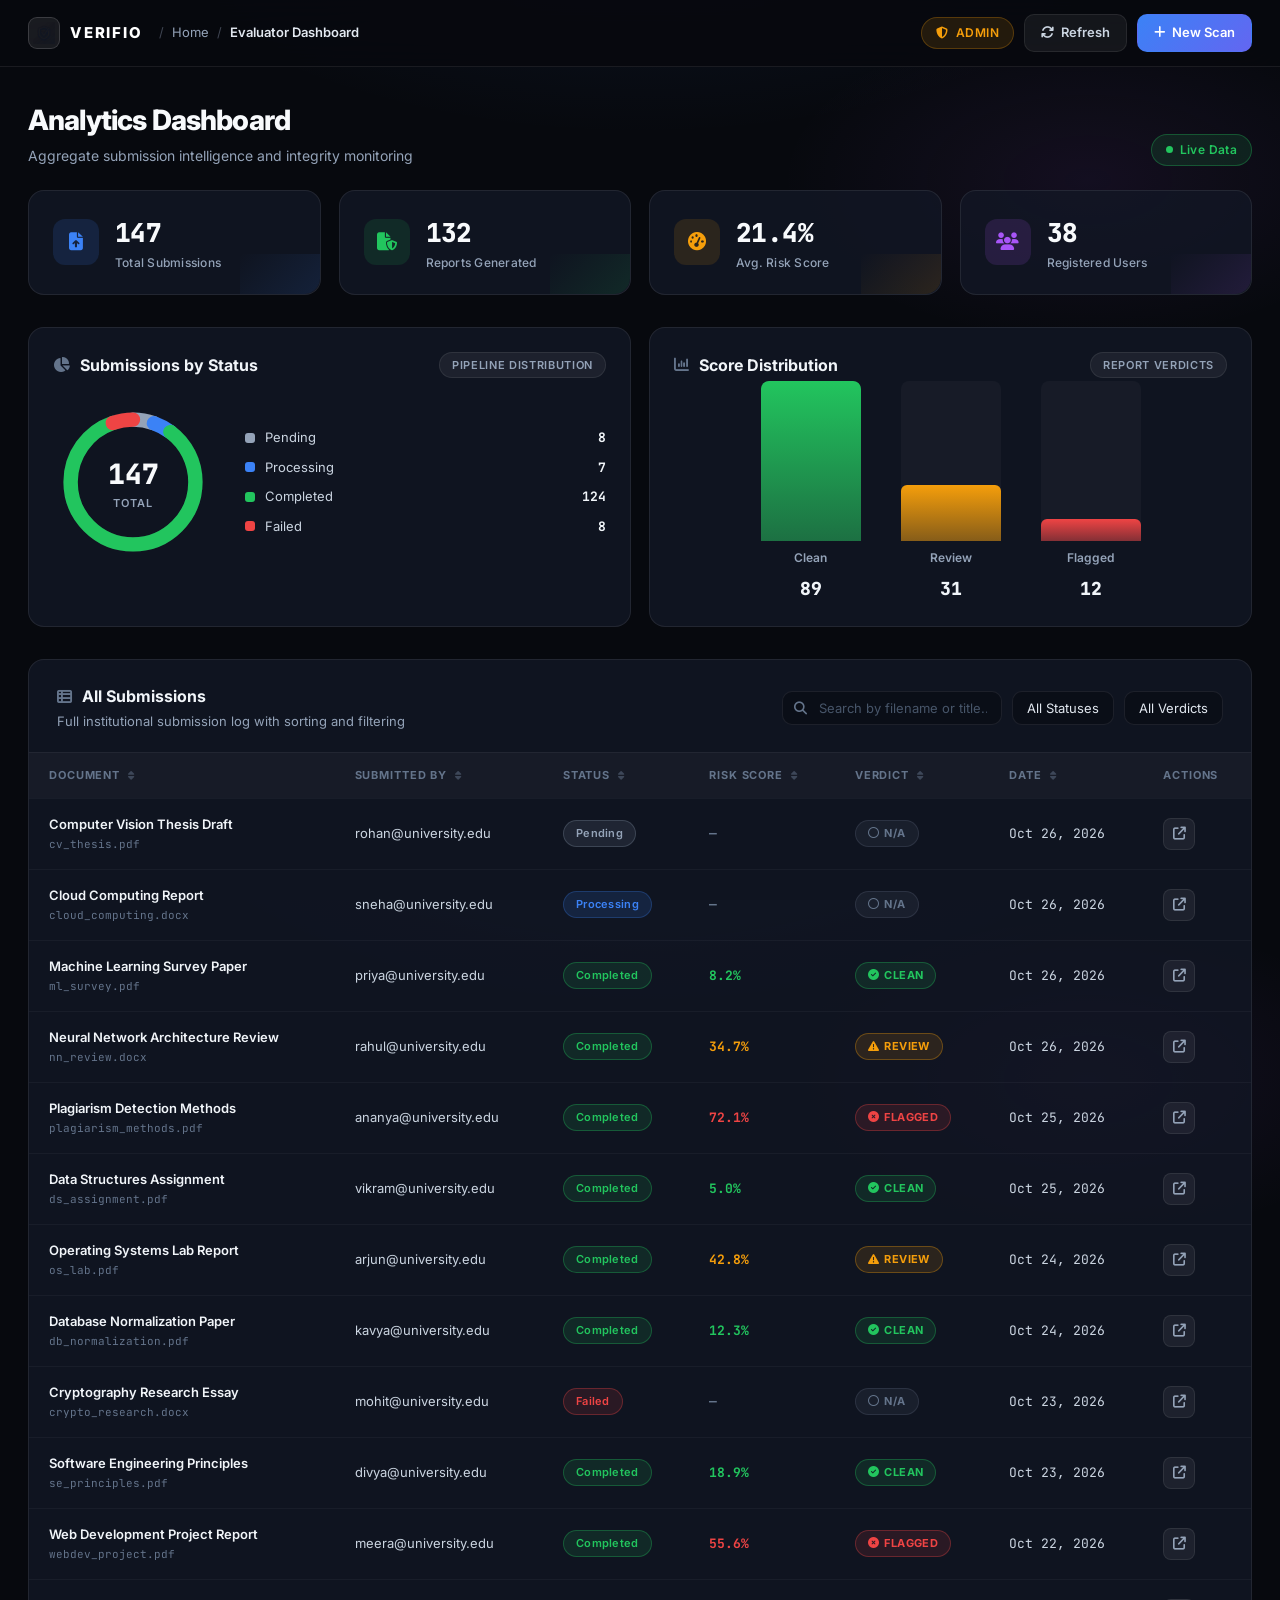
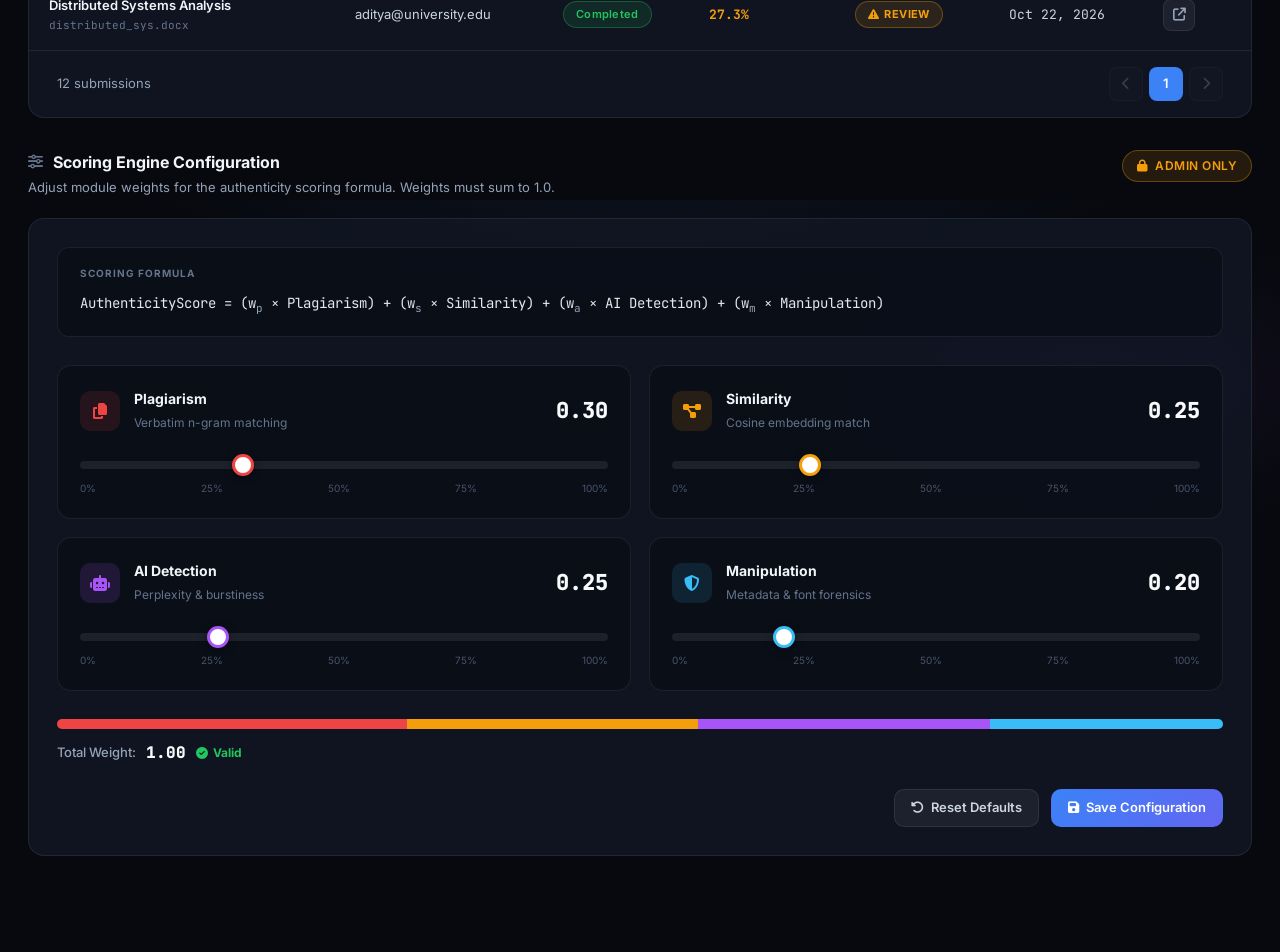
<file: dashboard.html>
<!DOCTYPE html>
<html lang="en">
<head>
  <meta charset="UTF-8" />
  <meta name="viewport" content="width=device-width, initial-scale=1.0" />
  <title>Evaluator Dashboard — Verifio</title>
  <meta name="description" content="Verifio evaluator dashboard — aggregate submission analytics, score distribution, and admin weight configuration panel." />
  <link rel="preconnect" href="https://fonts.googleapis.com">
  <link rel="preconnect" href="https://fonts.gstatic.com" crossorigin>
  <link href="https://fonts.googleapis.com/css2?family=Inter:wght@400;500;600;700;800&family=JetBrains+Mono:wght@400;500;600;700&display=swap" rel="stylesheet">
  <link rel="stylesheet" href="https://cdnjs.cloudflare.com/ajax/libs/font-awesome/6.5.1/css/all.min.css" />
  <link rel="stylesheet" href="styles.css?v=3.1" />
  <link rel="stylesheet" href="dashboard.css?v=1.0" />
</head>
<body class="dashboard-body">
  <!-- Top Navigation Header -->
  <header class="dash-navbar">
    <div class="dash-nav-left">
      <a href="index.html" class="dash-brand">
        <div class="brand-icon">
          <img src="assets/logo.webp" alt="Verifio Logo" width="22" height="22" />
        </div>
        <span class="brand-name">VERIFIO</span>
      </a>
      <div class="dash-breadcrumbs">
        <span class="bc-sep">/</span>
        <a href="index.html" class="bc-link">Home</a>
        <span class="bc-sep">/</span>
        <span class="bc-current">Evaluator Dashboard</span>
      </div>
    </div>
    <div class="dash-nav-right">
      <span class="role-badge" id="user-role-badge">
        <i class="fa-solid fa-shield-halved"></i>
        <span id="user-role-text">Evaluator</span>
      </span>
      <button class="nav-action-btn" id="btn-refresh" title="Refresh dashboard data">
        <i class="fa-solid fa-arrows-rotate"></i>
        <span>Refresh</span>
      </button>
      <a href="index.html" class="nav-action-btn btn-primary" title="Upload a new document">
        <i class="fa-solid fa-plus"></i>
        <span>New Scan</span>
      </a>
    </div>
  </header>

  <!-- Main Content -->
  <main class="dash-main">
    <!-- Loading State -->
    <div class="dash-loading" id="dash-loading">
      <div class="spinner-ring"></div>
      <h3>Loading Dashboard</h3>
      <p>Fetching aggregate analytics, submission records, and configuration...</p>
    </div>

    <!-- Error State -->
    <div class="dash-error" id="dash-error" style="display: none;">
      <i class="fa-solid fa-triangle-exclamation error-icon"></i>
      <h3 id="error-title">Access Denied</h3>
      <p id="error-desc">This dashboard requires evaluator or admin privileges.</p>
      <div class="error-actions">
        <a href="signin.html" class="nav-action-btn btn-primary">Sign In</a>
        <a href="index.html" class="nav-action-btn">Go Home</a>
      </div>
    </div>

    <!-- Dashboard Content -->
    <div class="dash-content" id="dash-content" style="display: none;">

      <!-- Hero Stats Row -->
      <section class="stats-hero-section">
        <div class="stats-hero-header">
          <div>
            <h1 class="dash-page-title">Analytics Dashboard</h1>
            <p class="dash-page-subtitle">Aggregate submission intelligence and integrity monitoring</p>
          </div>
          <div class="stats-live-badge">
            <span class="live-dot"></span>
            <span>Live Data</span>
          </div>
        </div>

        <div class="stats-cards-grid">
          <!-- Total Submissions -->
          <div class="stat-card">
            <div class="stat-icon-wrap stat-icon-blue">
              <i class="fa-solid fa-file-arrow-up"></i>
            </div>
            <div class="stat-data">
              <span class="stat-value mono" id="stat-total-submissions">0</span>
              <span class="stat-label">Total Submissions</span>
            </div>
            <div class="stat-sparkline stat-sparkline-blue"></div>
          </div>

          <!-- Total Reports -->
          <div class="stat-card">
            <div class="stat-icon-wrap stat-icon-green">
              <i class="fa-solid fa-file-shield"></i>
            </div>
            <div class="stat-data">
              <span class="stat-value mono" id="stat-total-reports">0</span>
              <span class="stat-label">Reports Generated</span>
            </div>
            <div class="stat-sparkline stat-sparkline-green"></div>
          </div>

          <!-- Average Score -->
          <div class="stat-card">
            <div class="stat-icon-wrap stat-icon-amber">
              <i class="fa-solid fa-gauge-high"></i>
            </div>
            <div class="stat-data">
              <span class="stat-value mono" id="stat-avg-score">—</span>
              <span class="stat-label">Avg. Risk Score</span>
            </div>
            <div class="stat-sparkline stat-sparkline-amber"></div>
          </div>

          <!-- Total Users -->
          <div class="stat-card">
            <div class="stat-icon-wrap stat-icon-purple">
              <i class="fa-solid fa-users"></i>
            </div>
            <div class="stat-data">
              <span class="stat-value mono" id="stat-total-users">0</span>
              <span class="stat-label">Registered Users</span>
            </div>
            <div class="stat-sparkline stat-sparkline-purple"></div>
          </div>
        </div>
      </section>

      <!-- Charts Row -->
      <section class="charts-section">
        <!-- Submissions by Status (Donut) -->
        <div class="chart-card">
          <div class="chart-card-header">
            <h2><i class="fa-solid fa-chart-pie"></i> Submissions by Status</h2>
            <span class="chart-badge">Pipeline Distribution</span>
          </div>
          <div class="chart-body">
            <div class="donut-chart-wrap">
              <svg class="donut-chart" viewBox="0 0 200 200" id="donut-submissions">
                <circle class="donut-bg" cx="100" cy="100" r="78"></circle>
                <!-- Segments injected by JS -->
              </svg>
              <div class="donut-center-label">
                <span class="donut-total mono" id="donut-total-subs">0</span>
                <span class="donut-sub">Total</span>
              </div>
            </div>
            <div class="donut-legend" id="legend-submissions">
              <!-- Legend injected by JS -->
            </div>
          </div>
        </div>

        <!-- Score Distribution (Bar Chart) -->
        <div class="chart-card">
          <div class="chart-card-header">
            <h2><i class="fa-solid fa-chart-column"></i> Score Distribution</h2>
            <span class="chart-badge">Report Verdicts</span>
          </div>
          <div class="chart-body">
            <div class="bar-chart-wrap" id="bar-chart-scores">
              <div class="bar-group">
                <div class="bar-col">
                  <div class="bar bar-clean" id="bar-clean" style="height: 0%;"></div>
                </div>
                <span class="bar-label">Clean</span>
                <span class="bar-count mono" id="bar-count-clean">0</span>
              </div>
              <div class="bar-group">
                <div class="bar-col">
                  <div class="bar bar-review" id="bar-review" style="height: 0%;"></div>
                </div>
                <span class="bar-label">Review</span>
                <span class="bar-count mono" id="bar-count-review">0</span>
              </div>
              <div class="bar-group">
                <div class="bar-col">
                  <div class="bar bar-flagged" id="bar-flagged" style="height: 0%;"></div>
                </div>
                <span class="bar-label">Flagged</span>
                <span class="bar-count mono" id="bar-count-flagged">0</span>
              </div>
            </div>
          </div>
        </div>
      </section>

      <!-- Submissions Table Section -->
      <section class="table-section">
        <div class="table-header">
          <div class="table-title-group">
            <h2><i class="fa-solid fa-table-list"></i> All Submissions</h2>
            <span class="table-subtitle">Full institutional submission log with sorting and filtering</span>
          </div>
          <div class="table-controls">
            <div class="table-search-wrap">
              <i class="fa-solid fa-magnifying-glass"></i>
              <input type="text" class="table-search" id="table-search" placeholder="Search by filename or title..." />
            </div>
            <select class="table-filter-select" id="filter-status" title="Filter by status">
              <option value="all">All Statuses</option>
              <option value="pending">Pending</option>
              <option value="processing">Processing</option>
              <option value="completed">Completed</option>
              <option value="failed">Failed</option>
            </select>
            <select class="table-filter-select" id="filter-verdict" title="Filter by verdict">
              <option value="all">All Verdicts</option>
              <option value="clean">Clean</option>
              <option value="review">Review</option>
              <option value="flagged">Flagged</option>
            </select>
          </div>
        </div>

        <div class="table-responsive">
          <table class="submissions-table" id="submissions-table">
            <thead>
              <tr>
                <th class="sortable" data-sort="title">
                  <span>Document</span>
                  <i class="fa-solid fa-sort sort-icon"></i>
                </th>
                <th class="sortable" data-sort="user">
                  <span>Submitted By</span>
                  <i class="fa-solid fa-sort sort-icon"></i>
                </th>
                <th class="sortable" data-sort="status">
                  <span>Status</span>
                  <i class="fa-solid fa-sort sort-icon"></i>
                </th>
                <th class="sortable" data-sort="score">
                  <span>Risk Score</span>
                  <i class="fa-solid fa-sort sort-icon"></i>
                </th>
                <th class="sortable" data-sort="verdict">
                  <span>Verdict</span>
                  <i class="fa-solid fa-sort sort-icon"></i>
                </th>
                <th class="sortable" data-sort="date">
                  <span>Date</span>
                  <i class="fa-solid fa-sort sort-icon"></i>
                </th>
                <th>Actions</th>
              </tr>
            </thead>
            <tbody id="submissions-tbody">
              <!-- Rows injected by JS -->
            </tbody>
          </table>
        </div>

        <div class="table-footer">
          <span class="table-result-count" id="table-result-count">0 submissions</span>
          <div class="table-pagination" id="table-pagination">
            <!-- Pagination injected by JS -->
          </div>
        </div>
      </section>

      <!-- Admin Weight Configuration Section (admin-only) -->
      <section class="admin-section" id="admin-section" style="display: none;">
        <div class="admin-header">
          <div class="admin-title-group">
            <h2><i class="fa-solid fa-sliders"></i> Scoring Engine Configuration</h2>
            <span class="admin-subtitle">Adjust module weights for the authenticity scoring formula. Weights must sum to 1.0.</span>
          </div>
          <div class="admin-lock-badge">
            <i class="fa-solid fa-lock"></i>
            <span>Admin Only</span>
          </div>
        </div>

        <div class="weights-card">
          <div class="weights-formula">
            <span class="formula-label">SCORING FORMULA</span>
            <code class="formula-code mono">
              AuthenticityScore = (w<sub>p</sub> × Plagiarism) + (w<sub>s</sub> × Similarity) + (w<sub>a</sub> × AI Detection) + (w<sub>m</sub> × Manipulation)
            </code>
          </div>

          <form class="weights-form" id="weights-form">
            <div class="weights-grid">
              <!-- Plagiarism Weight -->
              <div class="weight-slider-card weight-card-plagiarism">
                <div class="weight-card-head">
                  <div class="weight-icon-wrap weight-icon-plagiarism">
                    <i class="fa-solid fa-copy"></i>
                  </div>
                  <div class="weight-titles">
                    <h3>Plagiarism</h3>
                    <span class="weight-sub">Verbatim n-gram matching</span>
                  </div>
                  <span class="weight-display mono" id="display-plagiarism">0.30</span>
                </div>
                <div class="weight-slider-wrap">
                  <input type="range" class="weight-slider slider-plagiarism" id="slider-plagiarism"
                         min="0" max="100" value="30" step="1" />
                  <div class="slider-ticks">
                    <span>0%</span><span>25%</span><span>50%</span><span>75%</span><span>100%</span>
                  </div>
                </div>
              </div>

              <!-- Similarity Weight -->
              <div class="weight-slider-card weight-card-similarity">
                <div class="weight-card-head">
                  <div class="weight-icon-wrap weight-icon-similarity">
                    <i class="fa-solid fa-diagram-project"></i>
                  </div>
                  <div class="weight-titles">
                    <h3>Similarity</h3>
                    <span class="weight-sub">Cosine embedding match</span>
                  </div>
                  <span class="weight-display mono" id="display-similarity">0.25</span>
                </div>
                <div class="weight-slider-wrap">
                  <input type="range" class="weight-slider slider-similarity" id="slider-similarity"
                         min="0" max="100" value="25" step="1" />
                  <div class="slider-ticks">
                    <span>0%</span><span>25%</span><span>50%</span><span>75%</span><span>100%</span>
                  </div>
                </div>
              </div>

              <!-- AI Detection Weight -->
              <div class="weight-slider-card weight-card-ai">
                <div class="weight-card-head">
                  <div class="weight-icon-wrap weight-icon-ai">
                    <i class="fa-solid fa-robot"></i>
                  </div>
                  <div class="weight-titles">
                    <h3>AI Detection</h3>
                    <span class="weight-sub">Perplexity & burstiness</span>
                  </div>
                  <span class="weight-display mono" id="display-ai">0.25</span>
                </div>
                <div class="weight-slider-wrap">
                  <input type="range" class="weight-slider slider-ai" id="slider-ai"
                         min="0" max="100" value="25" step="1" />
                  <div class="slider-ticks">
                    <span>0%</span><span>25%</span><span>50%</span><span>75%</span><span>100%</span>
                  </div>
                </div>
              </div>

              <!-- Manipulation Weight -->
              <div class="weight-slider-card weight-card-manipulation">
                <div class="weight-card-head">
                  <div class="weight-icon-wrap weight-icon-manipulation">
                    <i class="fa-solid fa-shield-halved"></i>
                  </div>
                  <div class="weight-titles">
                    <h3>Manipulation</h3>
                    <span class="weight-sub">Metadata & font forensics</span>
                  </div>
                  <span class="weight-display mono" id="display-manipulation">0.20</span>
                </div>
                <div class="weight-slider-wrap">
                  <input type="range" class="weight-slider slider-manipulation" id="slider-manipulation"
                         min="0" max="100" value="20" step="1" />
                  <div class="slider-ticks">
                    <span>0%</span><span>25%</span><span>50%</span><span>75%</span><span>100%</span>
                  </div>
                </div>
              </div>
            </div>

            <!-- Sum Validation -->
            <div class="weights-sum-bar">
              <div class="sum-visual">
                <div class="sum-track">
                  <div class="sum-segment sum-seg-plagiarism" id="sum-seg-plagiarism" style="width: 30%;"></div>
                  <div class="sum-segment sum-seg-similarity" id="sum-seg-similarity" style="width: 25%;"></div>
                  <div class="sum-segment sum-seg-ai" id="sum-seg-ai" style="width: 25%;"></div>
                  <div class="sum-segment sum-seg-manipulation" id="sum-seg-manipulation" style="width: 20%;"></div>
                </div>
              </div>
              <div class="sum-info">
                <span class="sum-label">Total Weight:</span>
                <span class="sum-value mono" id="weights-sum-value">1.00</span>
                <span class="sum-status" id="weights-sum-status">
                  <i class="fa-solid fa-circle-check"></i> Valid
                </span>
              </div>
            </div>

            <div class="weights-actions">
              <button type="button" class="nav-action-btn" id="btn-reset-weights" title="Reset to default weights">
                <i class="fa-solid fa-rotate-left"></i>
                <span>Reset Defaults</span>
              </button>
              <button type="submit" class="nav-action-btn btn-primary" id="btn-save-weights" title="Save weight configuration">
                <i class="fa-solid fa-floppy-disk"></i>
                <span>Save Configuration</span>
              </button>
            </div>

            <div class="weights-toast" id="weights-toast" style="display: none;">
              <i class="fa-solid fa-circle-check"></i>
              <span id="weights-toast-msg">Weights saved successfully!</span>
            </div>
          </form>
        </div>
      </section>

    </div>
  </main>

  <script src="dashboard.js?v=1.0"></script>
</body>
</html>
</file>
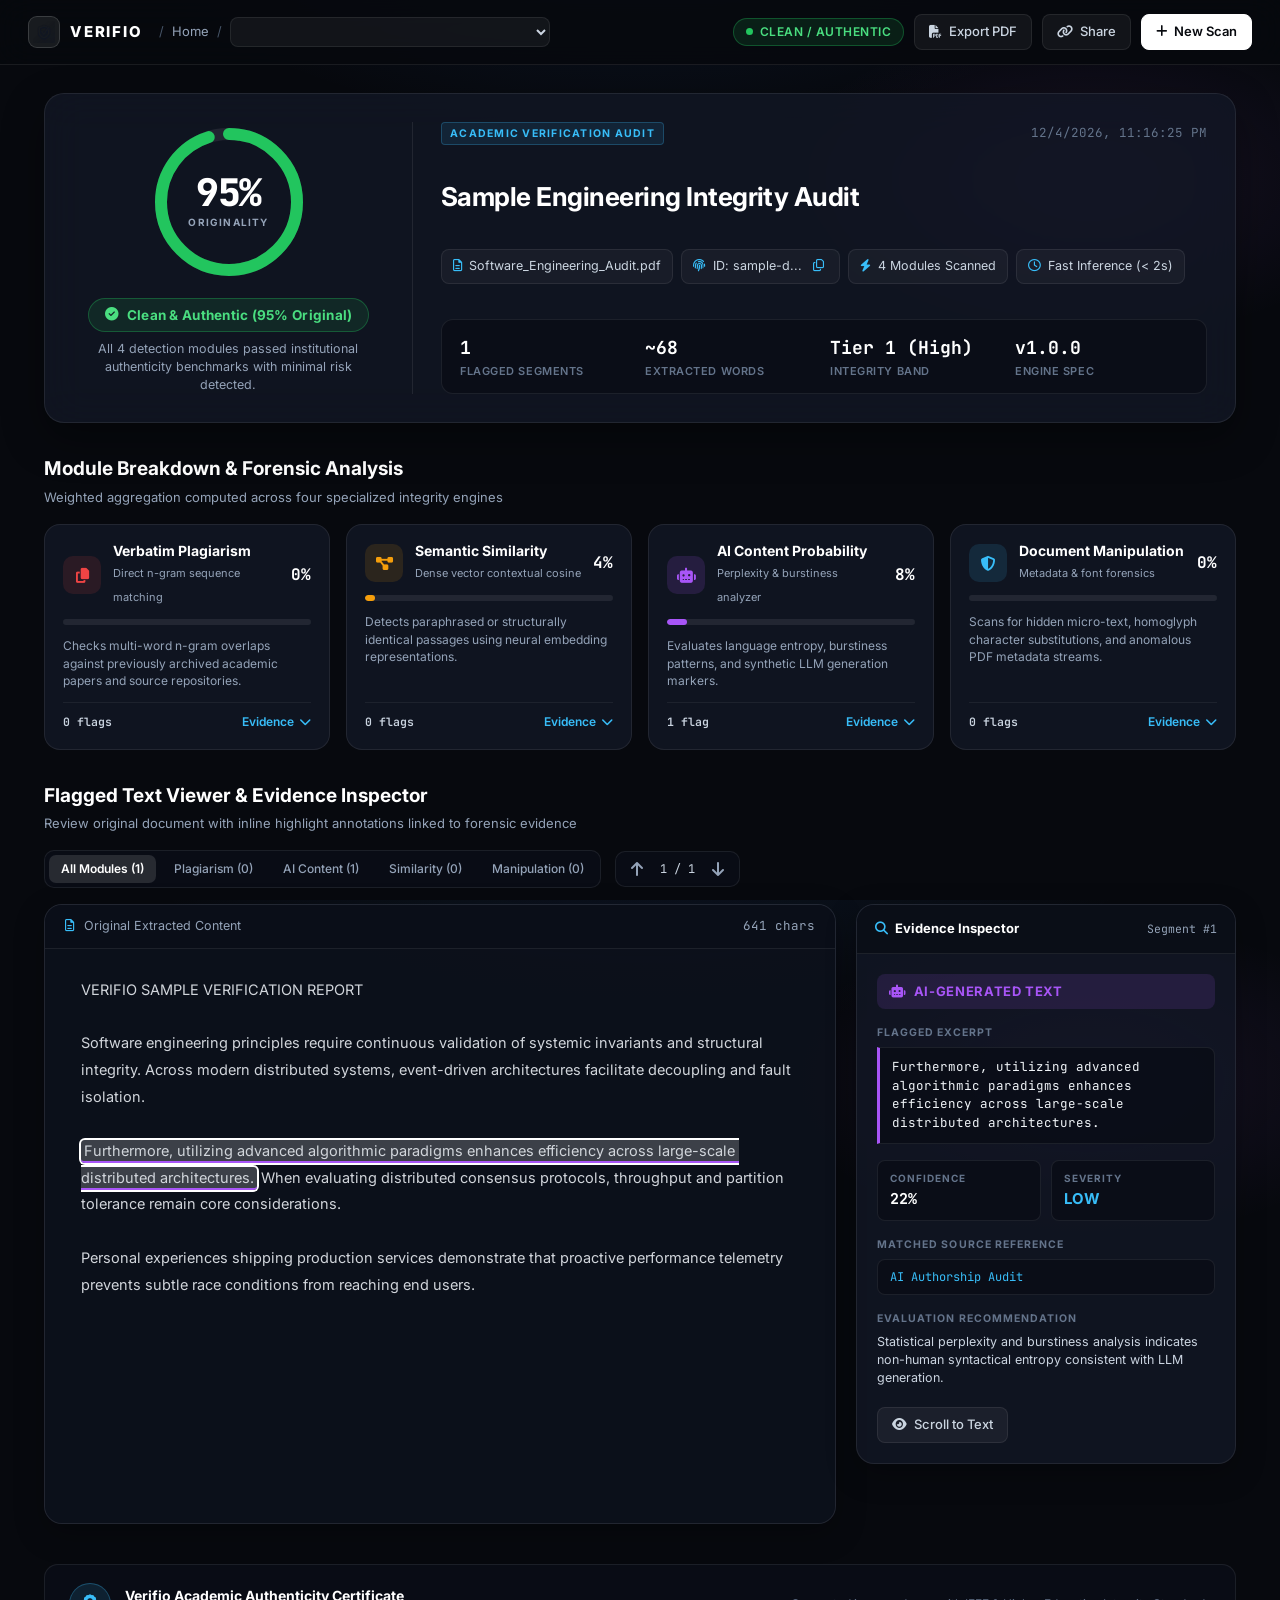
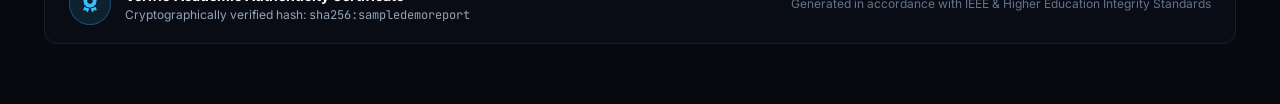
<file: report.html>
<!DOCTYPE html>
<html lang="en">
<head>
  <meta charset="UTF-8" />
  <meta name="viewport" content="width=device-width, initial-scale=1.0" />
  <title>Authenticity Report — Verifio</title>
  <meta name="description" content="Detailed academic authenticity and integrity verification report with module breakdowns and inline flagged text viewer." />
  <link rel="preconnect" href="https://fonts.googleapis.com">
  <link rel="preconnect" href="https://fonts.gstatic.com" crossorigin>
  <link href="https://fonts.googleapis.com/css2?family=Inter:wght@400;500;600;700;800&family=JetBrains+Mono:wght@400;500;600;700&display=swap" rel="stylesheet">
  <link rel="stylesheet" href="https://cdnjs.cloudflare.com/ajax/libs/font-awesome/6.5.1/css/all.min.css" />
  <link rel="stylesheet" href="styles.css?v=3.1" />
  <link rel="stylesheet" href="report.css?v=1.0" />
</head>
<body class="report-page-body">
  <!-- Top Navigation Header -->
  <header class="report-navbar">
    <div class="report-nav-left">
      <a href="index.html" class="report-brand">
        <div class="brand-icon">
          <img src="assets/logo.webp" alt="Verifio Logo" width="22" height="22" />
        </div>
        <span class="brand-name">VERIFIO</span>
      </a>
      <div class="report-breadcrumbs">
        <span class="bc-sep">/</span>
        <a href="index.html" class="bc-link">Home</a>
        <span class="bc-sep">/</span>
        <select class="nav-doc-select" id="sample-doc-selector" title="Switch Document Report">
          <option value="550bffcd-5c22-49b1-b330-fbba1c358392">Resume Technical Support (9% Risk • 4 Flags)</option>
          <option value="6552ee1d-a9e2-48d2-b550-de135f5a0798">Resume Software Engineer (0% Risk • Clean)</option>
          <option value="9fae7dfb-1f19-4ea5-9662-72e9200d79d8">Academic Integrity Evaluation (0% Risk • Clean)</option>
        </select>
      </div>
    </div>
    <div class="report-nav-right">
      <span class="status-pill status-loading" id="nav-status-pill">
        <span class="status-dot"></span>
        <span id="nav-status-text">Fetching Report</span>
      </span>
      <button class="nav-action-btn" id="btn-print" title="Export as PDF or print report">
        <i class="fa-solid fa-file-pdf"></i>
        <span>Export PDF</span>
      </button>
      <button class="nav-action-btn" id="btn-copy-link" title="Copy shareable link">
        <i class="fa-solid fa-link"></i>
        <span>Share</span>
      </button>
      <a href="index.html" class="nav-action-btn btn-primary" title="Analyze another document">
        <i class="fa-solid fa-plus"></i>
        <span>New Scan</span>
      </a>
    </div>
  </header>

  <!-- Main Content Container -->
  <main class="report-main" id="report-main">
    <!-- Loading State -->
    <div class="report-loading-state" id="report-loading-state">
      <div class="spinner-ring"></div>
      <h3>Loading Authenticity Report</h3>
      <p>Retrieving forensic analysis, semantic vectors, and evidence segments...</p>
    </div>

    <!-- Error State -->
    <div class="report-error-state" id="report-error-state" style="display: none;">
      <i class="fa-solid fa-triangle-exclamation error-icon"></i>
      <h3 id="error-title">Report Not Found</h3>
      <p id="error-desc">We couldn't retrieve the report for this submission ID.</p>
      <div class="error-actions">
        <a href="index.html" class="nav-action-btn btn-primary">Upload Document</a>
        <button class="nav-action-btn" id="btn-load-demo">Load Sample Report</button>
      </div>
    </div>

    <!-- Active Report Content -->
    <div class="report-content" id="report-content" style="display: none;">
      
      <!-- Top Hero Section: ScoreGauge + Document Meta -->
      <section class="report-hero-card">
        <div class="hero-gauge-col">
          <div class="gauge-component" id="score-gauge-component">
            <svg class="gauge-svg" viewBox="0 0 160 160">
              <circle class="gauge-track" cx="80" cy="80" r="68"></circle>
              <circle class="gauge-fill" id="gauge-fill-circle" cx="80" cy="80" r="68"></circle>
            </svg>
            <div class="gauge-center">
              <span class="gauge-score-value" id="gauge-score-value">0%</span>
              <span class="gauge-sublabel">ORIGINALITY</span>
            </div>
          </div>
          <div class="gauge-verdict">
            <div class="verdict-badge" id="verdict-badge">
              <i class="fa-solid fa-circle-check" id="verdict-icon"></i>
              <span id="verdict-label">Clean & Authentic</span>
            </div>
            <p class="verdict-desc" id="verdict-desc">
              All 4 detection modules passed within acceptable institutional integrity thresholds.
            </p>
          </div>
        </div>

        <div class="hero-meta-col">
          <div class="meta-header">
            <span class="meta-tag">ACADEMIC VERIFICATION AUDIT</span>
            <span class="meta-date" id="meta-date">—</span>
          </div>
          <h1 class="document-title" id="doc-title">Document Title</h1>
          
          <div class="meta-pills-row">
            <div class="meta-pill">
              <i class="fa-regular fa-file-lines"></i>
              <span id="meta-filename">document.pdf</span>
            </div>
            <div class="meta-pill">
              <i class="fa-solid fa-fingerprint"></i>
              <span id="meta-sub-id">ID: —</span>
              <button class="pill-copy-btn" id="btn-copy-id" title="Copy Submission ID"><i class="fa-regular fa-copy"></i></button>
            </div>
            <div class="meta-pill">
              <i class="fa-solid fa-bolt"></i>
              <span id="meta-module-count">4 Modules Scanned</span>
            </div>
            <div class="meta-pill">
              <i class="fa-regular fa-clock"></i>
              <span id="meta-processing-time">Fast Inference (&lt; 2s)</span>
            </div>
          </div>

          <div class="meta-summary-box">
            <div class="summary-metric">
              <span class="metric-num mono" id="summary-flagged-count">0</span>
              <span class="metric-lbl">Flagged Segments</span>
            </div>
            <div class="summary-metric">
              <span class="metric-num mono" id="summary-word-count">~0</span>
              <span class="metric-lbl">Extracted Words</span>
            </div>
            <div class="summary-metric">
              <span class="metric-num mono" id="summary-integrity-tier">Tier 1</span>
              <span class="metric-lbl">Integrity Band</span>
            </div>
            <div class="summary-metric">
              <span class="metric-num mono" id="summary-engine-ver">v1.0.0</span>
              <span class="metric-lbl">Engine Spec</span>
            </div>
          </div>
        </div>
      </section>

      <!-- Module Breakdown Cards (4 Pillars) -->
      <section class="module-breakdown-section">
        <div class="section-heading">
          <h2>Module Breakdown &amp; Forensic Analysis</h2>
          <span class="section-sub">Weighted aggregation computed across four specialized integrity engines</span>
        </div>

        <div class="module-cards-grid" id="module-cards-grid">
          <!-- Plagiarism Card -->
          <div class="module-card card-plagiarism" id="card-plagiarism">
            <div class="module-card-header">
              <div class="mod-icon-wrap mod-plagiarism-icon">
                <i class="fa-solid fa-copy"></i>
              </div>
              <div class="mod-titles">
                <h3>Verbatim Plagiarism</h3>
                <span class="mod-sub">Direct n-gram sequence matching</span>
              </div>
              <div class="mod-score-badge mono" id="score-plagiarism">0%</div>
            </div>
            <div class="mod-progress-track">
              <div class="mod-progress-bar bar-plagiarism" id="bar-plagiarism" style="width: 0%;"></div>
            </div>
            <p class="mod-desc">Checks multi-word n-gram overlaps against previously archived academic papers and source repositories.</p>
            <div class="mod-card-footer">
              <span class="flag-counter-pill" id="flags-plagiarism">0 matches</span>
              <button class="expand-btn" data-target="drawer-plagiarism" aria-expanded="false">
                <span>Evidence</span>
                <i class="fa-solid fa-chevron-down"></i>
              </button>
            </div>
            <div class="mod-evidence-drawer" id="drawer-plagiarism" style="display: none;">
              <div class="drawer-evidence-list" id="evidence-list-plagiarism"></div>
            </div>
          </div>

          <!-- Similarity Card -->
          <div class="module-card card-similarity" id="card-similarity">
            <div class="module-card-header">
              <div class="mod-icon-wrap mod-similarity-icon">
                <i class="fa-solid fa-diagram-project"></i>
              </div>
              <div class="mod-titles">
                <h3>Semantic Similarity</h3>
                <span class="mod-sub">Dense vector contextual cosine</span>
              </div>
              <div class="mod-score-badge mono" id="score-similarity">0%</div>
            </div>
            <div class="mod-progress-track">
              <div class="mod-progress-bar bar-similarity" id="bar-similarity" style="width: 0%;"></div>
            </div>
            <p class="mod-desc">Detects paraphrased or structurally identical passages using neural embedding representations.</p>
            <div class="mod-card-footer">
              <span class="flag-counter-pill" id="flags-similarity">0 matches</span>
              <button class="expand-btn" data-target="drawer-similarity" aria-expanded="false">
                <span>Evidence</span>
                <i class="fa-solid fa-chevron-down"></i>
              </button>
            </div>
            <div class="mod-evidence-drawer" id="drawer-similarity" style="display: none;">
              <div class="drawer-evidence-list" id="evidence-list-similarity"></div>
            </div>
          </div>

          <!-- AI Content Card -->
          <div class="module-card card-ai" id="card-ai">
            <div class="module-card-header">
              <div class="mod-icon-wrap mod-ai-icon">
                <i class="fa-solid fa-robot"></i>
              </div>
              <div class="mod-titles">
                <h3>AI Content Probability</h3>
                <span class="mod-sub">Perplexity &amp; burstiness analyzer</span>
              </div>
              <div class="mod-score-badge mono" id="score-ai">0%</div>
            </div>
            <div class="mod-progress-track">
              <div class="mod-progress-bar bar-ai" id="bar-ai" style="width: 0%;"></div>
            </div>
            <p class="mod-desc">Evaluates language entropy, burstiness patterns, and synthetic LLM generation markers.</p>
            <div class="mod-card-footer">
              <span class="flag-counter-pill" id="flags-ai">0 markers</span>
              <button class="expand-btn" data-target="drawer-ai" aria-expanded="false">
                <span>Evidence</span>
                <i class="fa-solid fa-chevron-down"></i>
              </button>
            </div>
            <div class="mod-evidence-drawer" id="drawer-ai" style="display: none;">
              <div class="drawer-evidence-list" id="evidence-list-ai"></div>
            </div>
          </div>

          <!-- Document Manipulation Card -->
          <div class="module-card card-manipulation" id="card-manipulation">
            <div class="module-card-header">
              <div class="mod-icon-wrap mod-manipulation-icon">
                <i class="fa-solid fa-shield-halved"></i>
              </div>
              <div class="mod-titles">
                <h3>Document Manipulation</h3>
                <span class="mod-sub">Metadata &amp; font forensics</span>
              </div>
              <div class="mod-score-badge mono" id="score-manipulation">0%</div>
            </div>
            <div class="mod-progress-track">
              <div class="mod-progress-bar bar-manipulation" id="bar-manipulation" style="width: 0%;"></div>
            </div>
            <p class="mod-desc">Scans for hidden micro-text, homoglyph character substitutions, and anomalous PDF metadata streams.</p>
            <div class="mod-card-footer">
              <span class="flag-counter-pill" id="flags-manipulation">0 anomalies</span>
              <button class="expand-btn" data-target="drawer-manipulation" aria-expanded="false">
                <span>Evidence</span>
                <i class="fa-solid fa-chevron-down"></i>
              </button>
            </div>
            <div class="mod-evidence-drawer" id="drawer-manipulation" style="display: none;">
              <div class="drawer-evidence-list" id="evidence-list-manipulation"></div>
            </div>
          </div>
        </div>
      </section>

      <!-- Flagged Text Viewer & Evidence Inspector Workbench -->
      <section class="workbench-section">
        <div class="workbench-header">
          <div class="wb-title-group">
            <h2>Flagged Text Viewer &amp; Evidence Inspector</h2>
            <span class="wb-subtitle">Review original document with inline highlight annotations linked to forensic evidence</span>
          </div>

          <!-- Filter Toolbar -->
          <div class="wb-toolbar">
            <div class="filter-pills" id="filter-pills">
              <button class="filter-pill active" data-filter="all">All Modules (<span id="count-all">0</span>)</button>
              <button class="filter-pill pill-plagiarism" data-filter="plagiarism">Plagiarism (<span id="count-plagiarism">0</span>)</button>
              <button class="filter-pill pill-ai" data-filter="ai_detection">AI Content (<span id="count-ai">0</span>)</button>
              <button class="filter-pill pill-similarity" data-filter="similarity">Similarity (<span id="count-similarity">0</span>)</button>
              <button class="filter-pill pill-manipulation" data-filter="manipulation">Manipulation (<span id="count-manipulation">0</span>)</button>
            </div>

            <div class="nav-flag-btns">
              <button class="nav-step-btn" id="btn-prev-flag" title="Previous flagged segment (P)">
                <i class="fa-solid fa-arrow-up"></i>
              </button>
              <span class="nav-step-index mono" id="flag-step-index">0 / 0</span>
              <button class="nav-step-btn" id="btn-next-flag" title="Next flagged segment (N)">
                <i class="fa-solid fa-arrow-down"></i>
              </button>
            </div>
          </div>
        </div>

        <div class="workbench-grid">
          <!-- Left: Document Text Pane -->
          <div class="document-text-pane" id="document-text-pane">
            <div class="pane-top-bar">
              <span class="pane-label"><i class="fa-regular fa-file-lines"></i> Original Extracted Content</span>
              <div class="pane-stats">
                <span id="doc-char-count" class="mono">0 chars</span>
              </div>
            </div>
            <div class="document-text-viewport" id="document-text-viewport">
              <div class="document-text-content" id="document-text-content">
                <!-- Highlighted text injected here -->
              </div>
            </div>
          </div>

          <!-- Right: Evidence Inspector Side Panel -->
          <aside class="evidence-inspector-panel" id="evidence-inspector-panel">
            <div class="inspector-header">
              <div class="inspector-badge" id="inspector-badge">
                <i class="fa-solid fa-magnifying-glass"></i>
                <span id="inspector-badge-text">Evidence Inspector</span>
              </div>
              <span class="inspector-seq mono" id="inspector-seq">Select Highlight</span>
            </div>

            <!-- Default State when no highlight is selected -->
            <div class="inspector-empty" id="inspector-empty">
              <i class="fa-regular fa-hand-pointer"></i>
              <h4>No Segment Selected</h4>
              <p>Click on any highlighted text in the document viewer, or use the arrow controls to inspect matched evidence.</p>
              <div class="legend-box">
                <h5>HIGHLIGHT ANNOTATION LEGEND</h5>
                <div class="legend-row">
                  <span class="legend-color-dot dot-plagiarism"></span>
                  <span>Verbatim Plagiarism (Red Underline)</span>
                </div>
                <div class="legend-row">
                  <span class="legend-color-dot dot-ai"></span>
                  <span>AI Synthesizer Pattern (Purple Underline)</span>
                </div>
                <div class="legend-row">
                  <span class="legend-color-dot dot-similarity"></span>
                  <span>Semantic Similarity (Amber Underline)</span>
                </div>
                <div class="legend-row">
                  <span class="legend-color-dot dot-manipulation"></span>
                  <span>Document Manipulation (Cyan Underline)</span>
                </div>
              </div>
            </div>

            <!-- Active Evidence Detail View -->
            <div class="inspector-detail" id="inspector-detail" style="display: none;">
              <div class="detail-module-bar" id="detail-module-bar">
                <i class="fa-solid fa-copy" id="detail-module-icon"></i>
                <span id="detail-module-name">Verbatim Plagiarism</span>
              </div>

              <div class="detail-field">
                <label>FLAGGED EXCERPT</label>
                <div class="detail-text-box mono" id="detail-segment-text">
                  Segment text appears here...
                </div>
              </div>

              <div class="detail-grid-metrics">
                <div class="detail-metric-card">
                  <label>CONFIDENCE</label>
                  <span class="detail-metric-val mono" id="detail-confidence">100%</span>
                </div>
                <div class="detail-metric-card">
                  <label>SEVERITY</label>
                  <span class="detail-metric-val" id="detail-severity">High</span>
                </div>
              </div>

              <div class="detail-field">
                <label>MATCHED SOURCE REFERENCE</label>
                <div class="detail-source-box mono" id="detail-source-ref">
                  Corpus document reference
                </div>
              </div>

              <div class="detail-field">
                <label>EVALUATION RECOMMENDATION</label>
                <p class="detail-reason" id="detail-reason">
                  Direct verbatim sequence match exceeds allowable threshold. Recommend manual review.
                </p>
              </div>

              <div class="inspector-actions">
                <button class="nav-action-btn" id="btn-scroll-to-highlight">
                  <i class="fa-solid fa-eye"></i>
                  <span>Scroll to Text</span>
                </button>
              </div>
            </div>
          </aside>
        </div>
      </section>

      <!-- Institutional Footer Certification -->
      <footer class="report-footer-cert">
        <div class="cert-left">
          <div class="cert-seal">
            <i class="fa-solid fa-award"></i>
          </div>
          <div>
            <h4>Verifio Academic Authenticity Certificate</h4>
            <p>Cryptographically verified hash: <span class="mono" id="cert-hash">—</span></p>
          </div>
        </div>
        <div class="cert-right">
          <span class="cert-note">Generated in accordance with IEEE &amp; Higher Education Integrity Standards</span>
        </div>
      </footer>
    </div>
  </main>

  <script src="report.js?v=1.0"></script>
</body>
</html>
</file>
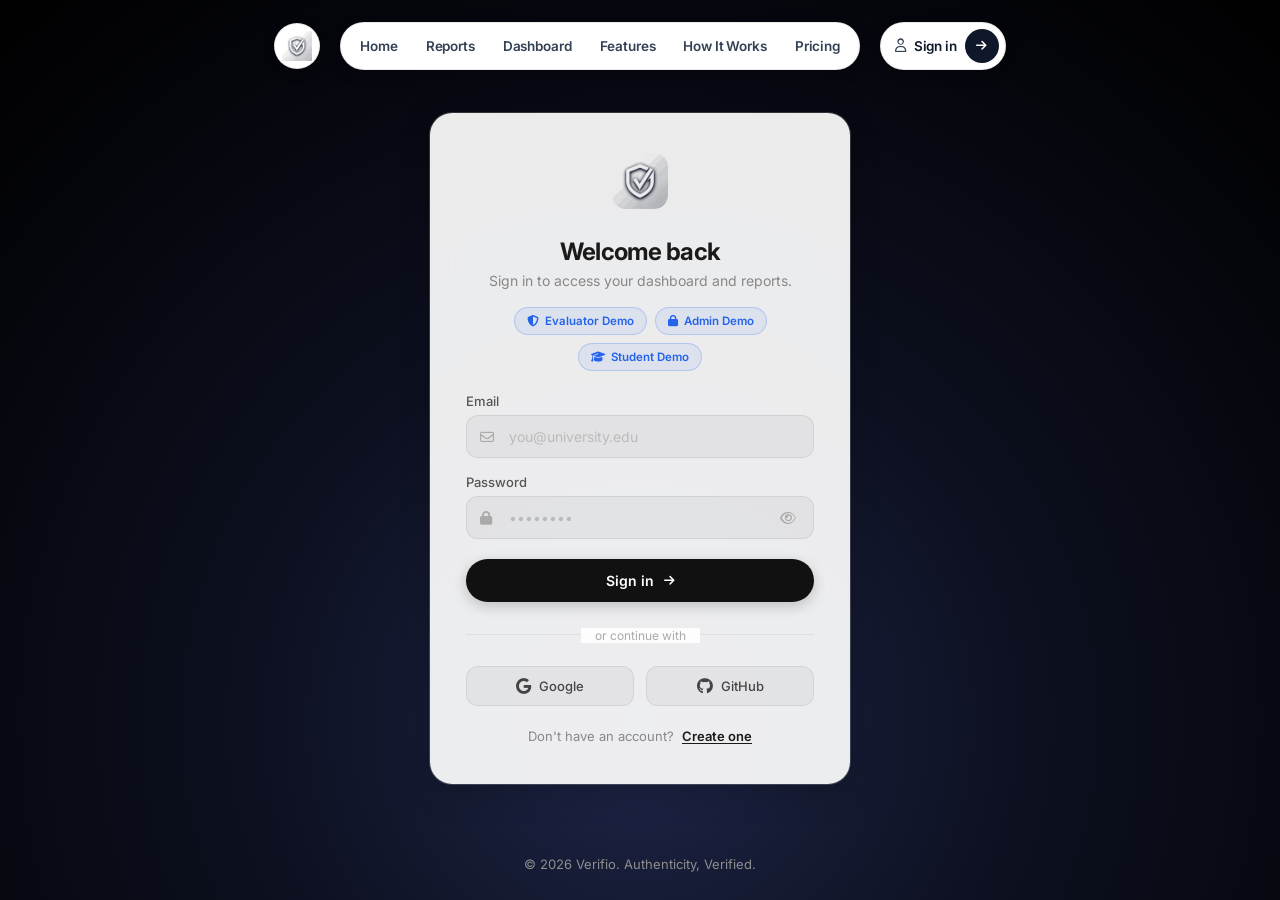
<file: signin.html>
<!DOCTYPE html>
<html lang="en">
<head>
  <meta charset="UTF-8" />
  <meta name="viewport" content="width=device-width, initial-scale=1.0" />
  <title>Sign In — Verifio</title>
  <meta name="description" content="Sign in to your Verifio account to access your dashboard, submissions, and reports." />
  <link rel="preconnect" href="https://fonts.googleapis.com" />
  <link rel="preconnect" href="https://fonts.gstatic.com" crossorigin />
  <link href="https://fonts.googleapis.com/css2?family=Inter:wght@400;500;600;700&display=swap" rel="stylesheet" />
  <link rel="stylesheet" href="https://cdnjs.cloudflare.com/ajax/libs/font-awesome/6.5.2/css/all.min.css" integrity="sha512-SnH5WK+bZxgPHs44uWIX+LLJAJ9/2PkPKZ5QiAj6Ta86w+fsb2TkcmfRyVX3pBnMFcV7oQPJkl9QevSCWr3W6A==" crossorigin="anonymous" referrerpolicy="no-referrer" />
  <link rel="stylesheet" href="styles.css?v=3.1" />
  <link rel="stylesheet" href="pages.css" />
</head>
<body class="page-body">
  <div class="bg">
    <video id="bg-video" class="bg-video" autoplay muted loop playsinline preload="auto">
      <source src="assets/bg-video.mp4" type="video/mp4" />
    </video>
  </div>
  <div class="page page-scroll">
    <header class="header anim" style="--d:0s">
      <a href="index.html" class="logo-btn" aria-label="Verifio home">
        <img src="assets/logo.webp" alt="" width="52" height="52" class="logo-img" />
      </a>
      <nav class="nav-pill" aria-label="Primary">
        <a href="index.html" class="nav-link">Home</a>
        <a href="report.html" class="nav-link">Reports</a>
        <a href="dashboard.html" class="nav-link">Dashboard</a>
        <a href="features.html" class="nav-link">Features</a>
        <a href="how-it-works.html" class="nav-link">How It Works</a>
        <a href="pricing.html" class="nav-link">Pricing</a>
      </nav>
      <a href="signin.html" class="sign-in desktop-only">
        <i class="fa-regular fa-user sign-in-icon"></i>
        <span>Sign in</span>
        <i class="fa-solid fa-arrow-right sign-in-arrow"></i>
      </a>
      <button class="burger" aria-label="Open menu" aria-expanded="false">
        <span class="burger-bar"></span>
        <span class="burger-bar"></span>
        <span class="burger-bar"></span>
      </button>
    </header>
    <div class="mobile-menu" hidden>
      <div class="menu-overlay"></div>
      <div class="menu-sheet">
        <a href="index.html" class="menu-link">Home</a>
        <a href="report.html" class="menu-link">Reports</a>
        <a href="dashboard.html" class="menu-link">Dashboard</a>
        <a href="features.html" class="menu-link">Features</a>
        <a href="how-it-works.html" class="menu-link">How It Works</a>
        <a href="pricing.html" class="menu-link">Pricing</a>
        <a href="signin.html" class="menu-sign-in">Sign in</a>
      </div>
    </div>

    <main class="auth-section">
      <div class="auth-card anim" style="--d:0.15s">
        <div class="auth-logo">
          <img src="assets/logo.webp" alt="Verifio" width="56" height="56" />
        </div>
        <h1 class="auth-title" id="auth-form-title">Welcome back</h1>
        <p class="auth-subtitle" id="auth-form-subtitle">Sign in to access your dashboard and reports.</p>

        <!-- Instant 1-Click Demo Access -->
        <div class="demo-pills" id="demo-pills">
          <button type="button" class="demo-pill-btn" data-role="evaluator" data-email="evaluator@university.edu" data-name="Academic Evaluator" title="1-Click Evaluator Access">
            <i class="fa-solid fa-shield-halved"></i> Evaluator Demo
          </button>
          <button type="button" class="demo-pill-btn" data-role="admin" data-email="admin@university.edu" data-name="System Administrator" title="1-Click Admin Access">
            <i class="fa-solid fa-lock"></i> Admin Demo
          </button>
          <button type="button" class="demo-pill-btn" data-role="student" data-email="student@university.edu" data-name="Jane Doe" title="1-Click Student Access">
            <i class="fa-solid fa-graduation-cap"></i> Student Demo
          </button>
        </div>

        <form class="auth-form" id="auth-form" autocomplete="on">
          <!-- Name field (signup only) -->
          <div class="form-group form-group-hidden" id="name-group">
            <label for="auth-name" class="form-label">Full Name</label>
            <div class="input-wrap">
              <i class="fa-regular fa-user input-icon"></i>
              <input type="text" id="auth-name" class="form-input" placeholder="Jane Doe" autocomplete="name" />
            </div>
          </div>

          <div class="form-group">
            <label for="auth-email" class="form-label">Email</label>
            <div class="input-wrap">
              <i class="fa-regular fa-envelope input-icon"></i>
              <input type="email" id="auth-email" class="form-input" placeholder="you@university.edu" required autocomplete="email" />
            </div>
          </div>

          <div class="form-group">
            <label for="auth-password" class="form-label">Password</label>
            <div class="input-wrap">
              <i class="fa-solid fa-lock input-icon"></i>
              <input type="password" id="auth-password" class="form-input" placeholder="••••••••" required autocomplete="current-password" />
              <button type="button" class="password-toggle" id="password-toggle" aria-label="Show password">
                <i class="fa-regular fa-eye"></i>
              </button>
            </div>
          </div>

          <!-- Role select (signup only) -->
          <div class="form-group form-group-hidden" id="role-group">
            <label for="auth-role" class="form-label">Role</label>
            <div class="input-wrap">
              <i class="fa-solid fa-user-tag input-icon"></i>
              <select id="auth-role" class="form-input form-select">
                <option value="student">Student</option>
                <option value="evaluator">Evaluator</option>
                <option value="admin">Admin</option>
              </select>
            </div>
          </div>

          <button type="submit" class="auth-submit" id="auth-submit">
            <span>Sign in</span>
            <i class="fa-solid fa-arrow-right"></i>
          </button>
        </form>

        <div class="auth-divider">
          <span>or continue with</span>
        </div>

        <div class="social-buttons">
          <button class="social-btn" id="btn-google-auth" type="button">
            <i class="fa-brands fa-google"></i>
            <span>Google</span>
          </button>
          <button class="social-btn" id="btn-github-auth" type="button">
            <i class="fa-brands fa-github"></i>
            <span>GitHub</span>
          </button>
        </div>

        <p class="auth-switch">
          <span id="auth-switch-text">Don't have an account?</span>
          <button type="button" class="auth-switch-btn" id="auth-switch-btn">Create one</button>
        </p>
      </div>
    </main>

    <footer class="page-footer anim" style="--d:0.5s">
      <p>&copy; 2026 Verifio. Authenticity, Verified.</p>
    </footer>
  </div>
  <script src="pages.js"></script>
</body>
</html>
</file>
<file: styles.css>
/* ═══════════════════════════════════════════════
   Verifio — Landing Page Styles
   ═══════════════════════════════════════════════ */

/* ── Local fallback font ── */
@font-face {
  font-family: "Geist Pixel Circle";
  src: url("fonts/GeistPixel-Circle.woff2") format("woff2");
  font-weight: 400;
  font-display: swap;
}

/* ── CSS Variables ── */
:root {
  --bg: #000000;
  --text: #ffffff;
  --muted: #8e8e8e;
  --nav-text: #0f172a;
  --pill-dark: #28282a;
  --sign-in-text: #c8c8c8;
  --nav-shadow: 0 4px 14px rgba(0, 0, 0, 0.16);
  --trust-bg: #28282a;
  --trust-border: rgba(255, 255, 255, 0.4);
  --trust-text: #c4c2c3;
  --font-sans: "Inter", "Segoe UI", system-ui, sans-serif;
  --font-display: "Geist Pixel Circle", monospace;
}

/* ── Reset ── */
*, *::before, *::after { box-sizing: border-box; margin: 0; padding: 0; }

html {
  height: 100vh;
  height: 100dvh;
}

body {
  font-family: var(--font-sans);
  background: var(--bg);
  color: var(--text);
  overflow: hidden;
  height: 100vh;
  height: 100dvh;
  -webkit-font-smoothing: antialiased;
  -moz-osx-font-smoothing: grayscale;
}

a { text-decoration: none; color: inherit; }
button { border: none; background: none; cursor: pointer; font: inherit; }

/* ── Background video ── */
.bg {
  position: absolute;
  inset: 0;
  background: radial-gradient(circle at 50% 80%, #1e2648 0%, #0d1020 40%, #000000 100%);
  overflow: hidden;
  z-index: 0;
}
.bg-video {
  position: absolute;
  inset: 0;
  width: 100%;
  height: 100%;
  object-fit: cover;
  pointer-events: none;
  z-index: 0;
}

/* ── Page shell ── */
.page {
  position: relative;
  display: flex;
  flex-direction: column;
  align-items: center;
  padding: clamp(16px, 2.4vh, 28px) clamp(14px, 3vw, 32px);
  height: 100vh;
  height: 100dvh;
  overflow: hidden;
  z-index: 1;
}

/* ════════════════════════════════════════════════
   1) HEADER
   ════════════════════════════════════════════════ */
.header {
  display: flex;
  align-items: center;
  justify-content: center;
  gap: clamp(10px, 1.8vw, 20px);
  width: 100%;
  max-width: 900px;
  flex-shrink: 0;
  animation: slideDown 0.7s cubic-bezier(0.22, 1, 0.36, 1) both;
}

/* Logo button */
.logo-btn {
  display: grid;
  place-items: center;
  width: clamp(40px, 4.4vw, 46px);
  height: clamp(40px, 4.4vw, 46px);
  border-radius: 50%;
  background: #ffffff;
  border: 1px solid rgba(0, 0, 0, 0.08);
  box-shadow: 0 4px 14px rgba(0, 0, 0, 0.12);
  flex-shrink: 0;
  transition: transform 0.25s ease, box-shadow 0.25s ease;
}
.logo-btn:hover {
  transform: scale(1.05);
  box-shadow: 0 6px 20px rgba(0, 0, 0, 0.18);
}
.logo-img {
  width: 68%;
  height: 68%;
  object-fit: contain;
}

/* Nav pill */
.nav-pill {
  display: flex;
  align-items: center;
  justify-content: center;
  gap: 2px;
  background: #ffffff;
  border: 1px solid rgba(0, 0, 0, 0.08);
  height: clamp(42px, 4.8vw, 48px);
  width: auto;
  max-width: none;
  flex: 0 1 auto;
  padding: 4px 6px;
  border-radius: 999px;
  box-shadow: 0 4px 16px rgba(0, 0, 0, 0.14);
}
.nav-link {
  position: relative;
  padding: 6px 13px;
  font-family: var(--font-sans);
  font-weight: 600;
  font-size: 13.5px;
  letter-spacing: -0.01em;
  color: #334155;
  opacity: 1;
  transition: color 0.18s ease, background 0.18s ease;
  white-space: nowrap;
  border-radius: 999px;
}
.nav-link:hover {
  color: #020617;
  background: rgba(15, 23, 42, 0.07);
}
.nav-link.active {
  color: #020617;
  font-weight: 700;
  background: rgba(15, 23, 42, 0.06);
}
.nav-link.active::after {
  content: "";
  position: absolute;
  bottom: 5px;
  left: 50%;
  width: 4px;
  height: 4px;
  background: #020617;
  border-radius: 50%;
  box-shadow: -6px 0 0 #020617, 6px 0 0 #020617;
  transform: translateX(-50%);
}

/* Sign in (desktop) */
.sign-in {
  display: inline-flex;
  align-items: center;
  justify-content: center;
  gap: 8px;
  background: #ffffff;
  border: 1px solid rgba(0, 0, 0, 0.08);
  color: #0f172a;
  height: clamp(42px, 4.8vw, 48px);
  padding: 0 6px 0 14px;
  border-radius: 999px;
  font-weight: 600;
  font-size: 13.5px;
  letter-spacing: -0.01em;
  box-shadow: 0 4px 16px rgba(0, 0, 0, 0.14);
  white-space: nowrap;
  flex-shrink: 0;
  transition: transform 0.25s ease, box-shadow 0.25s ease;
}
.sign-in:hover {
  transform: translateY(-1px);
  box-shadow: 0 6px 20px rgba(0, 0, 0, 0.2);
}
.sign-in-icon {
  font-size: 13px;
  color: #334155;
  opacity: 1;
}
.sign-in-arrow {
  display: grid;
  place-items: center;
  width: 34px;
  height: 34px;
  border-radius: 50%;
  background: #0f172a;
  color: #ffffff;
  font-size: 12px;
  transition: background 0.2s ease, transform 0.2s ease;
}
.sign-in:hover .sign-in-arrow {
  background: #1e293b;
  transform: translateX(1px);
}

/* Burger (mobile only) */
.burger {
  display: none;
  width: 48px;
  height: 48px;
  border-radius: 50%;
  background: var(--pill-dark);
  flex-direction: column;
  align-items: center;
  justify-content: center;
  gap: 4px;
  flex-shrink: 0;
}
.burger-bar {
  display: block;
  width: 18px;
  height: 1.5px;
  background: #fff;
  border-radius: 2px;
  transition: transform 0.3s ease, background 0.3s ease;
}
.burger.open {
  background: #fff;
}
.burger.open .burger-bar { background: #000; }
.burger.open .burger-bar:nth-child(1) { transform: translateY(5.5px) rotate(45deg); }
.burger.open .burger-bar:nth-child(2) { opacity: 0; }
.burger.open .burger-bar:nth-child(3) { transform: translateY(-5.5px) rotate(-45deg); }

/* ════════════════════════════════════════════════
   2) HERO
   ════════════════════════════════════════════════ */
.hero {
  flex: 1;
  display: flex;
  flex-direction: column;
  align-items: center;
  justify-content: center;
  text-align: center;
  max-width: 900px;
  width: 100%;
  z-index: 1;
  padding-bottom: clamp(40px, 8vh, 90px);
}

/* ── Trust row ── */
.trust-row {
  --trust-size: clamp(36px, 4.5vw, 42px);
  display: inline-flex;
  align-items: center;
  margin-bottom: clamp(16px, 2.5vh, 26px);
}
.avatar-ring {
  width: var(--trust-size);
  height: var(--trust-size);
  border-radius: 50%;
  background: var(--trust-bg);
  border: 1px solid var(--trust-border);
  padding: 5px;
  display: grid;
  place-items: center;
  position: relative;
  z-index: var(--z, 1);
  transition: transform 0.35s ease;
}
.avatar-ring + .avatar-ring {
  margin-left: calc(var(--trust-size) * -0.42);
}
.avatar-inner {
  width: 100%;
  height: 100%;
  border-radius: 50%;
  background: #fff;
  display: grid;
  place-items: center;
}
.avatar-inner i {
  color: #111;
  font-size: calc(var(--trust-size) * 0.34);
}
.trust-row:hover .avatar-ring:nth-child(1) { transform: translateY(-2px); }
.trust-row:hover .avatar-ring:nth-child(2) { transform: translateY(-4px); }
.trust-row:hover .avatar-ring:nth-child(3) { transform: translateY(-2px); }

.trust-pill {
  height: var(--trust-size);
  background: var(--trust-bg);
  border: 1px solid var(--trust-border);
  border-radius: 999px;
  display: inline-flex;
  align-items: center;
  margin-left: calc(var(--trust-size) * -0.42);
  padding-left: calc(var(--trust-size) * 0.58);
  padding-right: 16px;
  position: relative;
  z-index: 0;
}
.trust-text {
  font-family: var(--font-sans);
  font-weight: 500;
  font-size: clamp(12px, 1.4vw, 13.5px);
  color: var(--trust-text);
  white-space: nowrap;
}

/* ── Headline ── */
.headline {
  margin-bottom: clamp(10px, 1.5vh, 18px);
}
.headline-line {
  display: block;
  font-family: var(--font-display);
  color: #fff;
  font-size: clamp(28px, 6.2vw, 80px);
  letter-spacing: -0.04em;
  line-height: 1.12;
  white-space: nowrap;
  overflow: hidden;
  opacity: 0;
  transform: translateY(14px);
  animation: headlineFade 0.85s cubic-bezier(0.22, 1, 0.36, 1) forwards;
  animation-delay: var(--d, 0s);
}

/* ── Subhead ── */
.subhead {
  max-width: min(500px, 92%);
  font-size: clamp(calc(13.5px + 2pt), calc(1.55vw + 2pt), calc(16.5px + 2pt));
  color: #d0d0d0;
  opacity: 0.8;
  line-height: 1.55;
  font-weight: 400;
  margin-bottom: clamp(18px, 2.5vh, 28px);
}

/* ── CTA ── */
.cta {
  display: inline-flex;
  align-items: center;
  justify-content: center;
  background: #fff;
  color: #000;
  font-family: var(--font-sans);
  font-weight: 600;
  font-size: clamp(13.5px, 1.5vw, 14.5px);
  padding: clamp(11px, 1.6vh, 13px) clamp(22px, 3vw, 28px);
  border-radius: 999px;
  box-shadow:
    0 0 0 1px rgba(255,255,255,0.15),
    0 0 22px rgba(255,255,255,0.32),
    0 0 44px rgba(255,255,255,0.12);
  transition: transform 0.3s ease, box-shadow 0.3s ease;
}
.cta:hover {
  transform: translateY(-2px) scale(1.02);
  box-shadow:
    0 0 0 1px rgba(255,255,255,0.25),
    0 0 30px rgba(255,255,255,0.45),
    0 0 60px rgba(255,255,255,0.18);
}

/* ── Chat box ── */
.chatbox {
  width: 100%;
  max-width: min(560px, 94%);
  background: rgba(255, 255, 255, 0.92);
  backdrop-filter: blur(18px);
  -webkit-backdrop-filter: blur(18px);
  border-radius: 22px;
  padding: 0;
  box-shadow:
    0 0 0 1px rgba(255, 255, 255, 0.18),
    0 8px 32px rgba(0, 0, 0, 0.18),
    0 2px 8px rgba(0, 0, 0, 0.08);
  overflow: hidden;
  transition: box-shadow 0.3s ease, transform 0.3s ease;
}
.chatbox:focus-within {
  box-shadow:
    0 0 0 1.5px rgba(255, 255, 255, 0.35),
    0 12px 40px rgba(0, 0, 0, 0.22),
    0 4px 12px rgba(0, 0, 0, 0.1);
  transform: translateY(-1px);
}
.chatbox.anim {
  animation-name: revealPulse;
}

.chatbox-input {
  display: block;
  width: 100%;
  border: none;
  outline: none;
  background: transparent;
  font-family: var(--font-sans);
  font-size: clamp(14px, 1.5vw, 16px);
  font-weight: 400;
  color: #1a1a1a;
  padding: clamp(14px, 2vh, 20px) clamp(16px, 2.5vw, 22px);
  padding-bottom: 6px;
  resize: none;
  overflow: hidden;
  line-height: 1.5;
  min-height: 44px;
  max-height: 120px;
}
.chatbox-input::placeholder {
  color: #888;
  opacity: 0.7;
}

.chatbox-bar {
  display: flex;
  align-items: center;
  justify-content: space-between;
  padding: 8px clamp(10px, 1.8vw, 14px) clamp(10px, 1.4vh, 14px);
}
.chatbox-bar-right {
  display: flex;
  align-items: center;
  gap: 6px;
}

.chatbox-btn {
  display: grid;
  place-items: center;
  width: 34px;
  height: 34px;
  border-radius: 50%;
  border: none;
  cursor: pointer;
  font-size: 14px;
  transition: background 0.2s, color 0.2s, transform 0.2s;
}

.chatbox-add {
  background: rgba(0, 0, 0, 0.06);
  color: #555;
}
.chatbox-add:hover {
  background: rgba(0, 0, 0, 0.12);
  color: #222;
  transform: scale(1.08);
}

.chatbox-mic {
  background: transparent;
  color: #777;
}
.chatbox-mic:hover {
  color: #333;
  transform: scale(1.08);
}

.chatbox-send {
  background: #1a1a1a;
  color: #fff;
  transition: all 0.25s ease;
}
.chatbox-send:hover {
  background: #333;
  transform: scale(1.08);
}
.chatbox-send.has-file {
  background: linear-gradient(135deg, #2563eb, #3b82f6) !important;
  color: #fff !important;
  box-shadow: 0 0 18px rgba(37, 99, 235, 0.55);
  animation: pulseButton 1.5s infinite alternate;
}
@keyframes pulseButton {
  from { transform: scale(1); box-shadow: 0 0 12px rgba(37, 99, 235, 0.4); }
  to { transform: scale(1.08); box-shadow: 0 0 22px rgba(37, 99, 235, 0.8); }
}

.chatbox-subtext {
  display: flex;
  align-items: center;
  justify-content: center;
  gap: 10px;
  font-size: 12px;
  font-weight: 500;
  color: rgba(255, 255, 255, 0.65);
  margin-top: 14px;
  letter-spacing: 0.03em;
  text-shadow: 0 2px 8px rgba(0, 0, 0, 0.4);
}

/* ════════════════════════════════════════════════
   3) STATS FOOTER
   ════════════════════════════════════════════════ */
.stats {
  display: grid;
  grid-template-columns: repeat(4, 1fr);
  max-width: 920px;
  width: 100%;
  flex-shrink: 0;
  z-index: 1;
}
.stat {
  display: flex;
  flex-direction: column;
  align-items: center;
  gap: 2px;
  padding: 8px 0;
}
.stat-icon {
  font-family: var(--font-display);
  color: #fff;
  font-size: clamp(22px, 3vw, 33px);
  line-height: 1;
}
.stat-value {
  font-family: var(--font-sans);
  color: #fff;
  font-size: clamp(18px, 2.2vw, 26px);
  letter-spacing: -0.025em;
  font-variant-numeric: tabular-nums;
  font-weight: 600;
}
.stat-label {
  color: var(--muted);
  font-size: clamp(11px, 1.2vw, 12.5px);
  font-weight: 400;
}

/* ════════════════════════════════════════════════
   ANIMATIONS
   ════════════════════════════════════════════════ */
@keyframes slideDown {
  from { opacity: 0; transform: translateY(-18px); }
  to   { opacity: 1; transform: translateY(0); }
}

@keyframes reveal {
  from { opacity: 0; transform: translateY(22px) scale(0.98); filter: blur(6px); }
  to   { opacity: 1; transform: translateY(0) scale(1);     filter: blur(0); }
}

@keyframes revealPulse {
  0%   { opacity: 0; transform: translateY(22px) scale(0.98); filter: blur(6px); }
  70%  { opacity: 1; transform: translateY(-2px) scale(1.01); filter: blur(0); }
  100% { opacity: 1; transform: translateY(0) scale(1);       filter: blur(0); }
}

@keyframes headlineFade {
  from { opacity: 0; transform: translateY(14px); }
  to   { opacity: 1; transform: translateY(0); }
}

/* Shared entrance */
.anim {
  opacity: 0;
  transform: translateY(22px) scale(0.98);
  filter: blur(6px);
  animation: reveal 0.85s cubic-bezier(0.22, 1, 0.36, 1) forwards;
  animation-delay: var(--d, 0s);
}

/* CTA uses revealPulse */
.cta.anim {
  animation-name: revealPulse;
}

/* Headline parent itself shouldn't animate — children do */
.headline.anim {
  opacity: 1;
  transform: none;
  filter: none;
  animation: none;
}

/* ── Mobile menu animations ── */
@keyframes overlayIn {
  from { opacity: 0; }
  to   { opacity: 1; }
}
@keyframes menuIn {
  from { opacity: 0; transform: translateY(-12px) scale(0.96); }
  to   { opacity: 1; transform: translateY(0) scale(1); }
}
@keyframes linkIn {
  from { opacity: 0; transform: translateX(-10px); }
  to   { opacity: 1; transform: translateX(0); }
}

/* ── Mobile menu ── */
.mobile-menu {
  position: fixed;
  inset: 0;
  z-index: 100;
}
.mobile-menu[hidden] { display: none; }

.menu-overlay {
  position: absolute;
  inset: 0;
  background: rgba(0,0,0,0.62);
  backdrop-filter: blur(6px);
  -webkit-backdrop-filter: blur(6px);
  animation: overlayIn 0.28s ease both;
}
.menu-sheet {
  position: relative;
  max-width: 320px;
  width: calc(100% - 32px);
  margin: 70px auto 0;
  background: #fff;
  border-radius: 28px;
  padding: 18px 14px 18px;
  box-shadow: 0 20px 60px rgba(0,0,0,0.45);
  display: flex;
  flex-direction: column;
  gap: 2px;
  max-height: calc(100dvh - 84px);
  overflow-y: auto;
  -webkit-overflow-scrolling: touch;
  animation: menuIn 0.38s cubic-bezier(0.22, 1, 0.36, 1) both;
}
.menu-link {
  position: relative;
  display: block;
  padding: 10px 14px;
  font-weight: 500;
  font-size: 15px;
  color: var(--nav-text);
  border-radius: 12px;
  opacity: 0.55;
  transition: background 0.2s, opacity 0.2s;
  animation: linkIn 0.32s ease both;
  animation-delay: calc(var(--i, 0) * 0.05s);
}
.menu-link:nth-child(1) { --i: 1; }
.menu-link:nth-child(2) { --i: 2; }
.menu-link:nth-child(3) { --i: 3; }
.menu-link:nth-child(4) { --i: 4; }
.menu-link:nth-child(5) { --i: 5; }
.menu-link:nth-child(6) { --i: 6; }
.menu-link:hover { background: #f2f2f2; opacity: 0.8; }
.menu-link.active {
  opacity: 1;
  font-weight: 600;
  background: rgba(0, 0, 0, 0.04);
  color: #111;
}
.menu-link.active::after {
  content: "";
  position: absolute;
  right: 14px;
  top: 50%;
  width: 6px;
  height: 6px;
  background: #2563eb;
  border-radius: 50%;
  transform: translateY(-50%);
  box-shadow: 0 0 8px rgba(37, 99, 235, 0.5);
}
.menu-sign-in {
  display: block;
  text-align: center;
  padding: 12px 14px;
  margin-top: 6px;
  font-weight: 600;
  font-size: 14.5px;
  background: var(--pill-dark);
  color: var(--sign-in-text);
  border-radius: 999px;
  animation: linkIn 0.32s ease both;
  animation-delay: calc(7 * 0.05s);
  transition: background 0.2s, color 0.2s;
}
.menu-sign-in:hover { background: #323234; color: #fff; }

/* ════════════════════════════════════════════════
   RESPONSIVE (All Devices & Screen Sizes)
   ════════════════════════════════════════════════ */

/* ≤900px — Tablets & Mobile Navigation */
@media (max-width: 900px) {
  .nav-pill, .desktop-only { display: none !important; }
  .burger { display: flex; }
  .header {
    justify-content: space-between;
    max-width: 100%;
    padding: 0 4px;
  }
}

/* Scrollable page on mobile / short viewports */
@media (max-width: 900px), (max-height: 760px) {
  .page {
    height: auto;
    min-height: 100vh;
    min-height: 100dvh;
    overflow-y: auto;
    overflow-x: hidden;
    -webkit-overflow-scrolling: touch;
    padding-bottom: 32px;
  }
  .hero {
    min-height: auto;
    padding-bottom: 24px;
  }
}

/* ≤720px — Standard Mobile Phones */
@media (max-width: 720px) {
  .logo-btn {
    width: 44px;
    height: 44px;
  }
  .headline-line {
    font-size: clamp(34px, 8.5vw, 56px);
    letter-spacing: -0.06em;
    line-height: 1.08;
  }
  .subhead {
    font-size: 14px;
    line-height: 1.55;
    padding: 0 8px;
    margin-bottom: 20px;
  }
  .stats {
    grid-template-columns: repeat(2, 1fr);
    gap: 12px 8px;
    padding: 14px 16px;
    background: rgba(255, 255, 255, 0.05);
    border: 1px solid rgba(255, 255, 255, 0.1);
    border-radius: 18px;
    backdrop-filter: blur(14px);
    -webkit-backdrop-filter: blur(14px);
    margin-top: 14px;
  }
  .stat {
    padding: 4px 6px;
  }
}

/* ≤640px — Compact Mobile Bottom Sheet */
@media (max-width: 640px) {
  .report-modal {
    padding: 0;
    align-items: flex-end;
  }
  .report-dialog {
    max-width: 100%;
    width: 100%;
    max-height: 90vh;
    max-height: 90dvh;
    border-radius: 24px 24px 0 0;
    transform: translateY(100%);
  }
  .report-modal.active .report-dialog {
    transform: translateY(0);
  }
  .score-hero {
    flex-direction: column;
    text-align: center;
    gap: 14px;
    padding: 14px;
  }
  .module-grid {
    grid-template-columns: 1fr;
  }
  .chatbox {
    border-radius: 20px;
  }
  .chatbox-input {
    font-size: 14px;
    padding: 14px 16px 6px;
  }
  .chatbox-bar {
    padding: 6px 12px 10px;
  }
}

/* ≤420px — Small Screens (iPhone SE, Galaxy S, etc.) */
@media (max-width: 420px) {
  .page {
    padding: 14px 12px 28px;
  }
  .trust-row { --trust-size: 32px; margin-bottom: 14px; }
  .trust-text { font-size: 11.5px; padding: 6px 12px; }
  .headline-line {
    font-size: clamp(28px, 8.8vw, 36px);
    letter-spacing: -0.05em;
    line-height: 1.08;
  }
  .subhead {
    font-size: 13px;
    line-height: 1.5;
  }
  .chatbox-input {
    font-size: 13.5px;
    padding: 12px 14px 4px;
  }
  .chatbox-subtext {
    font-size: 10.5px;
    gap: 6px;
    flex-wrap: wrap;
    text-align: center;
  }
  .stat-value {
    font-size: 19px;
  }
  .stat-label {
    font-size: 10.5px;
  }
}

@media (max-height: 680px) {
  .hero { gap: 4px; }
  .subhead { margin-bottom: 10px; }
  .trust-row { margin-bottom: 8px; }
}

/* ── Reduced motion ── */
@media (prefers-reduced-motion: reduce) {
  *, *::before, *::after {
    animation-duration: 0.01ms !important;
    animation-delay: 0ms !important;
    transition-duration: 0.01ms !important;
  }
  .anim {
    opacity: 1;
    transform: none;
    filter: none;
  }
  .headline-line {
    opacity: 1;
    transform: none;
    color: #fff;
  }
}

/* ── File Chips & Chatbox Upload States ── */
.chatbox-files {
  display: flex;
  flex-wrap: wrap;
  gap: 8px;
  padding: 12px 16px 0;
}
.file-chip {
  display: inline-flex;
  align-items: center;
  gap: 8px;
  background: rgba(0, 0, 0, 0.08);
  border: 1px solid rgba(0, 0, 0, 0.12);
  border-radius: 999px;
  padding: 4px 12px 4px 10px;
  font-size: 13px;
  font-weight: 500;
  color: #1a1a1a;
  animation: fadeIn 0.2s ease;
}
.file-chip i {
  color: #2563eb;
  font-size: 14px;
}
.file-chip-remove {
  background: none;
  border: none;
  cursor: pointer;
  color: #777;
  font-size: 13px;
  line-height: 1;
  display: grid;
  place-items: center;
  border-radius: 50%;
  width: 18px;
  height: 18px;
  transition: color 0.15s, background 0.15s;
}
.file-chip-remove:hover {
  color: #ef4444;
  background: rgba(239, 68, 68, 0.15);
}

.sr-only-file-input {
  position: absolute !important;
  width: 1px !important;
  height: 1px !important;
  padding: 0 !important;
  margin: -1px !important;
  overflow: hidden !important;
  clip: rect(0, 0, 0, 0) !important;
  border: 0 !important;
  opacity: 0 !important;
  pointer-events: none !important;
}

.drop-overlay {
  display: none;
  position: fixed;
  inset: 0;
  z-index: 9999;
  background: rgba(10, 15, 30, 0.85);
  backdrop-filter: blur(14px);
  -webkit-backdrop-filter: blur(14px);
  align-items: center;
  justify-content: center;
  pointer-events: none;
  opacity: 0;
  transition: opacity 0.25s ease;
}
.drop-overlay.active {
  display: flex !important;
  pointer-events: auto;
  opacity: 1;
}
.drop-overlay-box {
  background: rgba(255, 255, 255, 0.08);
  border: 2px dashed #3b82f6;
  border-radius: 24px;
  padding: 48px 40px;
  text-align: center;
  color: #fff;
  max-width: 480px;
  box-shadow: 0 20px 50px rgba(0, 0, 0, 0.5);
  transform: scale(0.95);
  transition: transform 0.25s ease;
}
.drop-overlay.active .drop-overlay-box {
  transform: scale(1);
}
.drop-overlay-icon {
  font-size: 54px;
  color: #60a5fa;
  margin-bottom: 16px;
  display: inline-block;
  animation: floatBounce 2s infinite ease-in-out;
}
@keyframes floatBounce {
  0%, 100% { transform: translateY(0); }
  50% { transform: translateY(-8px); }
}
.drop-overlay-box h3 {
  font-size: 22px;
  font-weight: 700;
  margin-bottom: 8px;
}
.drop-overlay-box p {
  font-size: 14px;
  color: #94a3b8;
}

.chatbox.dragover {
  border: 2px dashed #2563eb !important;
  background: rgba(245, 248, 255, 0.98) !important;
  transform: scale(1.02);
}

.chatbox-status {
  display: flex;
  align-items: center;
  gap: 8px;
  font-size: 13px;
  color: #4b5563;
  font-weight: 500;
}
.chatbox-status-dot {
  width: 8px;
  height: 8px;
  border-radius: 50%;
  background: #2563eb;
  animation: statusPulse 1s infinite alternate;
}
@keyframes statusPulse {
  from { opacity: 0.3; transform: scale(0.85); }
  to { opacity: 1; transform: scale(1.15); }
}

/* ── Report Modal / Drawer ── */
.report-modal {
  display: none;
  position: fixed;
  inset: 0;
  z-index: 999;
  align-items: center;
  justify-content: center;
  padding: 16px;
  background: rgba(0, 0, 0, 0.78);
  backdrop-filter: blur(14px);
  -webkit-backdrop-filter: blur(14px);
  opacity: 0;
  pointer-events: none;
  transition: opacity 0.3s cubic-bezier(0.16, 1, 0.3, 1);
}
.report-modal.active {
  display: flex !important;
  opacity: 1;
  pointer-events: auto;
}
.report-dialog {
  background: #0f121a;
  color: #f1f5f9;
  border: 1px solid rgba(255, 255, 255, 0.14);
  border-radius: 24px;
  width: 100%;
  max-width: 660px;
  max-height: 88vh;
  display: flex;
  flex-direction: column;
  overflow: hidden;
  box-shadow: 0 25px 60px rgba(0, 0, 0, 0.65), 0 0 40px rgba(59, 130, 246, 0.15);
  transform: translateY(20px) scale(0.97);
  transition: transform 0.3s cubic-bezier(0.16, 1, 0.3, 1);
}
.report-modal.active .report-dialog {
  transform: translateY(0) scale(1);
}
.report-header {
  padding: 18px 22px;
  display: flex;
  align-items: center;
  justify-content: space-between;
  border-bottom: 1px solid rgba(255, 255, 255, 0.08);
}
.report-title-wrap {
  display: flex;
  align-items: center;
  gap: 12px;
}
.report-title {
  font-size: 17px;
  font-weight: 600;
  color: #fff;
  letter-spacing: -0.01em;
}
.report-close {
  background: rgba(255, 255, 255, 0.08);
  border: none;
  color: #94a3b8;
  width: 32px;
  height: 32px;
  border-radius: 50%;
  cursor: pointer;
  display: grid;
  place-items: center;
  transition: background 0.2s, color 0.2s;
}
.report-close:hover {
  background: rgba(255, 255, 255, 0.18);
  color: #fff;
}
.report-body {
  padding: 22px;
  overflow-y: auto;
  display: flex;
  flex-direction: column;
  gap: 20px;
}

/* Score Hero section */
.score-hero {
  display: flex;
  align-items: center;
  justify-content: center;
  gap: 24px;
  background: rgba(255, 255, 255, 0.03);
  border: 1px solid rgba(255, 255, 255, 0.08);
  border-radius: 18px;
  padding: 18px 20px;
}
.score-gauge-wrap {
  position: relative;
  width: 90px;
  height: 90px;
  display: grid;
  place-items: center;
  flex-shrink: 0;
}
.score-circle-svg {
  transform: rotate(-90deg);
  width: 90px;
  height: 90px;
}
.score-circle-bg {
  fill: none;
  stroke: rgba(255, 255, 255, 0.08);
  stroke-width: 8;
}
.score-circle-bar {
  fill: none;
  stroke-width: 8;
  stroke-linecap: round;
  transition: stroke-dashoffset 1s ease;
}
.score-number {
  position: absolute;
  font-size: 24px;
  font-weight: 700;
  color: #fff;
  letter-spacing: -0.02em;
}
.score-meta {
  display: flex;
  flex-direction: column;
  gap: 6px;
}
.score-badge {
  display: inline-flex;
  align-items: center;
  gap: 6px;
  padding: 4px 12px;
  border-radius: 999px;
  font-size: 12px;
  font-weight: 600;
  text-transform: uppercase;
  letter-spacing: 0.06em;
  width: fit-content;
}
.badge-clean { background: rgba(34, 197, 94, 0.16); color: #4ade80; border: 1px solid rgba(34, 197, 94, 0.35); }
.badge-review { background: rgba(245, 158, 11, 0.16); color: #fbbf24; border: 1px solid rgba(245, 158, 11, 0.35); }
.badge-flagged { background: rgba(239, 68, 68, 0.16); color: #f87171; border: 1px solid rgba(239, 68, 68, 0.35); }

.score-desc {
  font-size: 13px;
  color: #94a3b8;
  line-height: 1.45;
}

/* Module breakdown grid */
.module-grid {
  display: grid;
  grid-template-columns: repeat(2, 1fr);
  gap: 10px;
}
@media (max-width: 540px) {
  .module-grid { grid-template-columns: 1fr; }
  .score-hero { flex-direction: column; text-align: center; }
  .score-badge { margin: 0 auto; }
}
.module-card {
  background: rgba(255, 255, 255, 0.04);
  border: 1px solid rgba(255, 255, 255, 0.07);
  border-radius: 14px;
  padding: 12px 14px;
  display: flex;
  flex-direction: column;
  gap: 8px;
}
.module-head {
  display: flex;
  align-items: center;
  justify-content: space-between;
}
.module-name {
  font-size: 12.5px;
  font-weight: 500;
  color: #cbd5e1;
  display: flex;
  align-items: center;
  gap: 7px;
}
.module-score {
  font-family: monospace;
  font-size: 13.5px;
  font-weight: 700;
  color: #fff;
}
.module-bar-track {
  width: 100%;
  height: 5px;
  background: rgba(255, 255, 255, 0.08);
  border-radius: 999px;
  overflow: hidden;
}
.module-bar-fill {
  height: 100%;
  border-radius: 999px;
  transition: width 0.8s ease;
}
.fill-clean { background: #22c55e; }
.fill-review { background: #f59e0b; }
.fill-flagged { background: #ef4444; }

/* Evidence section */
.evidence-section {
  display: flex;
  flex-direction: column;
  gap: 8px;
}
.evidence-title {
  font-size: 12px;
  font-weight: 600;
  color: #94a3b8;
  text-transform: uppercase;
  letter-spacing: 0.05em;
}
.evidence-list {
  display: flex;
  flex-direction: column;
  gap: 8px;
  max-height: 180px;
  overflow-y: auto;
}
.evidence-item {
  background: rgba(255, 255, 255, 0.02);
  border-left: 3px solid #f59e0b;
  border-radius: 0 8px 8px 0;
  padding: 8px 12px;
  font-size: 12.5px;
  line-height: 1.5;
  color: #e2e8f0;
}
.evidence-item.sev-high { border-color: #ef4444; }
.evidence-item.sev-medium { border-color: #f59e0b; }
.evidence-item.sev-low { border-color: #3b82f6; }
.evidence-tag {
  display: inline-block;
  font-size: 10px;
  font-weight: 700;
  text-transform: uppercase;
  padding: 1px 5px;
  border-radius: 3px;
  background: rgba(255, 255, 255, 0.08);
  color: #94a3b8;
  margin-bottom: 4px;
}
</file>
<file: dashboard.css>
/* ══════════════════════════════════════════════════════════════════
   Verifio — Evaluator Dashboard Stylesheet (Phase 8)
   Direction: Same forensic-lab dark theme as the Report page
   ══════════════════════════════════════════════════════════════════ */

:root {
  --bg-primary: #07090e;
  --bg-card: rgba(18, 24, 38, 0.78);
  --bg-card-hover: rgba(24, 32, 50, 0.92);
  --bg-inset: rgba(10, 14, 23, 0.85);
  --border-card: rgba(255, 255, 255, 0.08);
  --border-card-hover: rgba(255, 255, 255, 0.16);

  --font-sans: 'Inter', system-ui, -apple-system, sans-serif;
  --font-mono: 'JetBrains Mono', 'Consolas', monospace;

  --status-clean: #22c55e;
  --status-clean-bg: rgba(34, 197, 94, 0.12);
  --status-clean-border: rgba(34, 197, 94, 0.32);
  --status-review: #f59e0b;
  --status-review-bg: rgba(245, 158, 11, 0.12);
  --status-review-border: rgba(245, 158, 11, 0.32);
  --status-flagged: #ef4444;
  --status-flagged-bg: rgba(239, 68, 68, 0.12);
  --status-flagged-border: rgba(239, 68, 68, 0.32);

  --color-plagiarism: #ef4444;
  --color-plagiarism-bg: rgba(239, 68, 68, 0.12);
  --color-similarity: #f59e0b;
  --color-similarity-bg: rgba(245, 158, 11, 0.12);
  --color-ai: #a855f7;
  --color-ai-bg: rgba(168, 85, 247, 0.14);
  --color-manipulation: #38bdf8;
  --color-manipulation-bg: rgba(56, 189, 248, 0.12);

  --color-blue: #3b82f6;
  --color-blue-bg: rgba(59, 130, 246, 0.14);
  --color-green: #22c55e;
  --color-green-bg: rgba(34, 197, 94, 0.12);
  --color-amber: #f59e0b;
  --color-amber-bg: rgba(245, 158, 11, 0.12);
  --color-purple: #a855f7;
  --color-purple-bg: rgba(168, 85, 247, 0.14);
}

*, *::before, *::after {
  box-sizing: border-box;
  margin: 0;
  padding: 0;
}

body.dashboard-body {
  background-color: var(--bg-primary);
  background-image:
    radial-gradient(ellipse 65% 50% at 50% -20%, rgba(59, 130, 246, 0.12), transparent 70%),
    radial-gradient(ellipse 40% 30% at 85% 20%, rgba(168, 85, 247, 0.08), transparent 60%);
  color: #e2e8f0;
  font-family: var(--font-sans);
  min-height: 100vh;
  line-height: 1.5;
  -webkit-font-smoothing: antialiased;
  overflow-x: hidden;
}

.mono {
  font-family: var(--font-mono) !important;
}

/* ─────────────────────────────────────────────────────────────
   1) TOP NAVIGATION
   ───────────────────────────────────────────────────────────── */
.dash-navbar {
  position: sticky;
  top: 0;
  z-index: 100;
  display: flex;
  align-items: center;
  justify-content: space-between;
  padding: 14px 28px;
  background: rgba(7, 9, 14, 0.88);
  backdrop-filter: blur(18px);
  -webkit-backdrop-filter: blur(18px);
  border-bottom: 1px solid var(--border-card);
}

.dash-nav-left {
  display: flex;
  align-items: center;
  gap: 16px;
}

.dash-brand {
  display: flex;
  align-items: center;
  gap: 10px;
  text-decoration: none;
  color: #fff;
}

.brand-icon {
  width: 32px;
  height: 32px;
  border-radius: 9px;
  background: rgba(255, 255, 255, 0.08);
  border: 1px solid rgba(255, 255, 255, 0.15);
  display: grid;
  place-items: center;
}

.brand-name {
  font-size: 15px;
  font-weight: 800;
  letter-spacing: 0.12em;
}

.dash-breadcrumbs {
  display: flex;
  align-items: center;
  gap: 8px;
  font-size: 13px;
  color: #94a3b8;
}

.bc-sep { opacity: 0.4; }
.bc-link {
  color: #94a3b8;
  text-decoration: none;
  transition: color 0.2s;
}
.bc-link:hover { color: #e2e8f0; }
.bc-current { color: #e2e8f0; font-weight: 600; }

.dash-nav-right {
  display: flex;
  align-items: center;
  gap: 10px;
}

.role-badge {
  display: inline-flex;
  align-items: center;
  gap: 7px;
  padding: 6px 14px;
  border-radius: 999px;
  font-size: 12px;
  font-weight: 600;
  letter-spacing: 0.04em;
  text-transform: uppercase;
  background: var(--color-purple-bg);
  color: var(--color-purple);
  border: 1px solid rgba(168, 85, 247, 0.25);
}

.nav-action-btn {
  display: inline-flex;
  align-items: center;
  gap: 7px;
  padding: 8px 16px;
  border-radius: 10px;
  font-size: 13px;
  font-weight: 600;
  color: #cbd5e1;
  background: rgba(255, 255, 255, 0.06);
  border: 1px solid var(--border-card);
  cursor: pointer;
  transition: all 0.2s;
  text-decoration: none;
}
.nav-action-btn:hover {
  background: rgba(255, 255, 255, 0.12);
  border-color: var(--border-card-hover);
  color: #fff;
}
.nav-action-btn.btn-primary {
  background: linear-gradient(135deg, #3b82f6, #6366f1);
  border-color: transparent;
  color: #fff;
}
.nav-action-btn.btn-primary:hover {
  background: linear-gradient(135deg, #2563eb, #4f46e5);
  box-shadow: 0 4px 20px rgba(59, 130, 246, 0.3);
}

/* ─────────────────────────────────────────────────────────────
   2) LOADING & ERROR STATES
   ───────────────────────────────────────────────────────────── */
.dash-main {
  max-width: 1360px;
  margin: 0 auto;
  padding: 32px 28px 64px;
}

.dash-loading,
.dash-error {
  display: flex;
  flex-direction: column;
  align-items: center;
  justify-content: center;
  gap: 16px;
  min-height: 50vh;
  text-align: center;
}

.dash-loading h3, .dash-error h3 {
  font-size: 20px;
  font-weight: 700;
  color: #f1f5f9;
}

.dash-loading p, .dash-error p {
  font-size: 14px;
  color: #94a3b8;
  max-width: 420px;
}

.spinner-ring {
  width: 48px;
  height: 48px;
  border-radius: 50%;
  border: 3px solid rgba(255, 255, 255, 0.1);
  border-top-color: #3b82f6;
  animation: spin 0.9s linear infinite;
}
@keyframes spin { to { transform: rotate(360deg); } }

.error-icon {
  font-size: 42px;
  color: var(--status-flagged);
}

.error-actions {
  display: flex;
  gap: 12px;
  margin-top: 12px;
}

/* ─────────────────────────────────────────────────────────────
   3) STATS HERO SECTION
   ───────────────────────────────────────────────────────────── */
.stats-hero-section {
  margin-bottom: 32px;
}

.stats-hero-header {
  display: flex;
  align-items: flex-end;
  justify-content: space-between;
  margin-bottom: 24px;
}

.dash-page-title {
  font-size: 28px;
  font-weight: 800;
  letter-spacing: -0.03em;
  color: #f8fafc;
}

.dash-page-subtitle {
  font-size: 14px;
  color: #94a3b8;
  margin-top: 4px;
}

.stats-live-badge {
  display: inline-flex;
  align-items: center;
  gap: 7px;
  padding: 6px 14px;
  border-radius: 999px;
  font-size: 12px;
  font-weight: 600;
  background: var(--status-clean-bg);
  color: var(--status-clean);
  border: 1px solid var(--status-clean-border);
  letter-spacing: 0.03em;
}

.live-dot {
  width: 7px;
  height: 7px;
  border-radius: 50%;
  background: var(--status-clean);
  animation: pulse-live 2s ease-in-out infinite;
}

@keyframes pulse-live {
  0%, 100% { opacity: 1; box-shadow: 0 0 0 0 rgba(34, 197, 94, 0.4); }
  50% { opacity: 0.6; box-shadow: 0 0 0 6px rgba(34, 197, 94, 0); }
}

.stats-cards-grid {
  display: grid;
  grid-template-columns: repeat(4, 1fr);
  gap: 18px;
}

.stat-card {
  position: relative;
  display: flex;
  align-items: center;
  gap: 16px;
  padding: 22px 24px;
  background: var(--bg-card);
  border: 1px solid var(--border-card);
  border-radius: 16px;
  overflow: hidden;
  transition: all 0.3s ease;
}
.stat-card:hover {
  background: var(--bg-card-hover);
  border-color: var(--border-card-hover);
  transform: translateY(-2px);
  box-shadow: 0 8px 32px rgba(0, 0, 0, 0.3);
}

.stat-icon-wrap {
  width: 46px;
  height: 46px;
  border-radius: 12px;
  display: grid;
  place-items: center;
  font-size: 18px;
  flex-shrink: 0;
}
.stat-icon-blue { background: var(--color-blue-bg); color: var(--color-blue); }
.stat-icon-green { background: var(--color-green-bg); color: var(--color-green); }
.stat-icon-amber { background: var(--color-amber-bg); color: var(--color-amber); }
.stat-icon-purple { background: var(--color-purple-bg); color: var(--color-purple); }

.stat-data {
  display: flex;
  flex-direction: column;
  gap: 2px;
}

.stat-value {
  font-size: 26px;
  font-weight: 800;
  color: #f8fafc;
  letter-spacing: -0.02em;
}

.stat-label {
  font-size: 12px;
  color: #94a3b8;
  font-weight: 500;
  letter-spacing: 0.02em;
}

.stat-sparkline {
  position: absolute;
  bottom: 0;
  right: 0;
  width: 80px;
  height: 40px;
  opacity: 0.12;
  border-radius: 0 0 16px 0;
}
.stat-sparkline-blue { background: linear-gradient(135deg, transparent, var(--color-blue)); }
.stat-sparkline-green { background: linear-gradient(135deg, transparent, var(--color-green)); }
.stat-sparkline-amber { background: linear-gradient(135deg, transparent, var(--color-amber)); }
.stat-sparkline-purple { background: linear-gradient(135deg, transparent, var(--color-purple)); }

/* ─────────────────────────────────────────────────────────────
   4) CHARTS SECTION
   ───────────────────────────────────────────────────────────── */
.charts-section {
  display: grid;
  grid-template-columns: 1fr 1fr;
  gap: 18px;
  margin-bottom: 32px;
}

.chart-card {
  background: var(--bg-card);
  border: 1px solid var(--border-card);
  border-radius: 16px;
  padding: 24px;
  transition: all 0.3s ease;
}
.chart-card:hover {
  border-color: var(--border-card-hover);
}

.chart-card-header {
  display: flex;
  align-items: center;
  justify-content: space-between;
  margin-bottom: 24px;
}

.chart-card-header h2 {
  font-size: 16px;
  font-weight: 700;
  color: #f1f5f9;
  display: flex;
  align-items: center;
  gap: 10px;
}

.chart-card-header h2 i {
  font-size: 15px;
  color: #64748b;
}

.chart-badge {
  font-size: 11px;
  font-weight: 600;
  letter-spacing: 0.06em;
  text-transform: uppercase;
  padding: 4px 12px;
  border-radius: 999px;
  background: rgba(255, 255, 255, 0.06);
  color: #94a3b8;
  border: 1px solid var(--border-card);
}

.chart-body {
  display: flex;
  align-items: center;
  gap: 32px;
}

/* Donut Chart */
.donut-chart-wrap {
  position: relative;
  width: 160px;
  height: 160px;
  flex-shrink: 0;
}

.donut-chart {
  width: 100%;
  height: 100%;
  transform: rotate(-90deg);
}

.donut-bg {
  fill: none;
  stroke: rgba(255, 255, 255, 0.06);
  stroke-width: 18;
}

.donut-segment {
  fill: none;
  stroke-width: 18;
  stroke-linecap: round;
  transition: stroke-dasharray 0.8s cubic-bezier(0.22, 1, 0.36, 1),
              stroke-dashoffset 0.8s cubic-bezier(0.22, 1, 0.36, 1);
}

.donut-center-label {
  position: absolute;
  inset: 0;
  display: flex;
  flex-direction: column;
  align-items: center;
  justify-content: center;
}

.donut-total {
  font-size: 28px;
  font-weight: 800;
  color: #f8fafc;
}

.donut-sub {
  font-size: 11px;
  color: #94a3b8;
  text-transform: uppercase;
  letter-spacing: 0.1em;
  font-weight: 600;
}

.donut-legend {
  display: flex;
  flex-direction: column;
  gap: 10px;
  flex: 1;
}

.legend-item {
  display: flex;
  align-items: center;
  gap: 10px;
  font-size: 13px;
  color: #cbd5e1;
}

.legend-dot {
  width: 10px;
  height: 10px;
  border-radius: 3px;
  flex-shrink: 0;
}

.legend-count {
  margin-left: auto;
  font-weight: 700;
  color: #f1f5f9;
}

/* Bar Chart */
.bar-chart-wrap {
  display: flex;
  align-items: flex-end;
  justify-content: center;
  gap: 40px;
  width: 100%;
  height: 200px;
  padding: 0 32px;
}

.bar-group {
  display: flex;
  flex-direction: column;
  align-items: center;
  gap: 8px;
  flex: 1;
  max-width: 100px;
}

.bar-col {
  width: 100%;
  height: 160px;
  display: flex;
  align-items: flex-end;
  background: rgba(255, 255, 255, 0.03);
  border-radius: 8px 8px 0 0;
  overflow: hidden;
}

.bar {
  width: 100%;
  border-radius: 6px 6px 0 0;
  transition: height 1s cubic-bezier(0.22, 1, 0.36, 1);
  min-height: 4px;
}

.bar-clean { background: linear-gradient(180deg, var(--status-clean), rgba(34, 197, 94, 0.5)); }
.bar-review { background: linear-gradient(180deg, var(--status-review), rgba(245, 158, 11, 0.5)); }
.bar-flagged { background: linear-gradient(180deg, var(--status-flagged), rgba(239, 68, 68, 0.5)); }

.bar-label {
  font-size: 12px;
  font-weight: 600;
  color: #94a3b8;
}

.bar-count {
  font-size: 18px;
  font-weight: 800;
  color: #f1f5f9;
}

/* ─────────────────────────────────────────────────────────────
   5) SUBMISSIONS TABLE
   ───────────────────────────────────────────────────────────── */
.table-section {
  background: var(--bg-card);
  border: 1px solid var(--border-card);
  border-radius: 16px;
  overflow: hidden;
  margin-bottom: 32px;
}

.table-header {
  display: flex;
  align-items: center;
  justify-content: space-between;
  padding: 24px 28px 20px;
  border-bottom: 1px solid var(--border-card);
  flex-wrap: wrap;
  gap: 16px;
}

.table-title-group h2 {
  font-size: 16px;
  font-weight: 700;
  color: #f1f5f9;
  display: flex;
  align-items: center;
  gap: 10px;
}

.table-title-group h2 i {
  font-size: 15px;
  color: #64748b;
}

.table-subtitle {
  font-size: 13px;
  color: #94a3b8;
  margin-top: 4px;
}

.table-controls {
  display: flex;
  align-items: center;
  gap: 10px;
}

.table-search-wrap {
  position: relative;
  display: flex;
  align-items: center;
}

.table-search-wrap i {
  position: absolute;
  left: 12px;
  font-size: 13px;
  color: #64748b;
  pointer-events: none;
}

.table-search {
  padding: 8px 14px 8px 36px;
  border-radius: 10px;
  background: var(--bg-inset);
  border: 1px solid var(--border-card);
  color: #e2e8f0;
  font-size: 13px;
  font-family: var(--font-sans);
  width: 220px;
  transition: all 0.2s;
  outline: none;
}
.table-search:focus {
  border-color: var(--color-blue);
  box-shadow: 0 0 0 3px rgba(59, 130, 246, 0.15);
}
.table-search::placeholder {
  color: #475569;
}

.table-filter-select {
  padding: 8px 14px;
  border-radius: 10px;
  background: var(--bg-inset);
  border: 1px solid var(--border-card);
  color: #e2e8f0;
  font-size: 13px;
  font-family: var(--font-sans);
  outline: none;
  cursor: pointer;
  transition: all 0.2s;
  -webkit-appearance: none;
  appearance: none;
}
.table-filter-select:focus {
  border-color: var(--color-blue);
}

.table-responsive {
  overflow-x: auto;
}

.submissions-table {
  width: 100%;
  border-collapse: collapse;
}

.submissions-table thead {
  background: rgba(255, 255, 255, 0.03);
}

.submissions-table th {
  padding: 14px 20px;
  text-align: left;
  font-size: 11px;
  font-weight: 700;
  color: #64748b;
  text-transform: uppercase;
  letter-spacing: 0.08em;
  white-space: nowrap;
  user-select: none;
}

.submissions-table th.sortable {
  cursor: pointer;
  transition: color 0.2s;
}
.submissions-table th.sortable:hover {
  color: #e2e8f0;
}

.submissions-table th.sort-active {
  color: var(--color-blue);
}

.sort-icon {
  font-size: 10px;
  margin-left: 4px;
  opacity: 0.5;
}

.submissions-table td {
  padding: 16px 20px;
  border-top: 1px solid rgba(255, 255, 255, 0.04);
  font-size: 13px;
  color: #cbd5e1;
  white-space: nowrap;
}

.submissions-table tbody tr {
  transition: background 0.15s;
}
.submissions-table tbody tr:hover {
  background: rgba(255, 255, 255, 0.03);
}

/* Table cell components */
.doc-cell {
  display: flex;
  flex-direction: column;
  gap: 2px;
}

.doc-cell-title {
  font-weight: 600;
  color: #f1f5f9;
  max-width: 240px;
  overflow: hidden;
  text-overflow: ellipsis;
}

.doc-cell-filename {
  font-size: 11px;
  color: #64748b;
}

.status-pill {
  display: inline-flex;
  align-items: center;
  gap: 6px;
  padding: 4px 12px;
  border-radius: 999px;
  font-size: 11px;
  font-weight: 600;
  letter-spacing: 0.03em;
  text-transform: capitalize;
}

.status-pill-pending {
  background: rgba(148, 163, 184, 0.12);
  color: #94a3b8;
  border: 1px solid rgba(148, 163, 184, 0.25);
}

.status-pill-processing {
  background: var(--color-blue-bg);
  color: var(--color-blue);
  border: 1px solid rgba(59, 130, 246, 0.25);
}

.status-pill-completed {
  background: var(--status-clean-bg);
  color: var(--status-clean);
  border: 1px solid var(--status-clean-border);
}

.status-pill-failed {
  background: var(--status-flagged-bg);
  color: var(--status-flagged);
  border: 1px solid var(--status-flagged-border);
}

.verdict-pill {
  display: inline-flex;
  align-items: center;
  gap: 5px;
  padding: 4px 12px;
  border-radius: 999px;
  font-size: 11px;
  font-weight: 700;
  letter-spacing: 0.04em;
  text-transform: uppercase;
}

.verdict-clean {
  background: var(--status-clean-bg);
  color: var(--status-clean);
  border: 1px solid var(--status-clean-border);
}
.verdict-review {
  background: var(--status-review-bg);
  color: var(--status-review);
  border: 1px solid var(--status-review-border);
}
.verdict-flagged {
  background: var(--status-flagged-bg);
  color: var(--status-flagged);
  border: 1px solid var(--status-flagged-border);
}
.verdict-none {
  background: rgba(148, 163, 184, 0.08);
  color: #64748b;
  border: 1px solid rgba(148, 163, 184, 0.15);
}

.score-cell {
  font-weight: 700;
}

.score-cell-clean { color: var(--status-clean); }
.score-cell-review { color: var(--status-review); }
.score-cell-flagged { color: var(--status-flagged); }
.score-cell-none { color: #64748b; }

.action-btn-sm {
  display: inline-flex;
  align-items: center;
  justify-content: center;
  width: 32px;
  height: 32px;
  border-radius: 8px;
  background: rgba(255, 255, 255, 0.06);
  border: 1px solid var(--border-card);
  color: #94a3b8;
  cursor: pointer;
  transition: all 0.2s;
  text-decoration: none;
  font-size: 13px;
}
.action-btn-sm:hover {
  background: rgba(59, 130, 246, 0.15);
  border-color: rgba(59, 130, 246, 0.3);
  color: var(--color-blue);
}

.table-footer {
  display: flex;
  align-items: center;
  justify-content: space-between;
  padding: 16px 28px;
  border-top: 1px solid var(--border-card);
}

.table-result-count {
  font-size: 13px;
  color: #94a3b8;
}

.table-pagination {
  display: flex;
  align-items: center;
  gap: 6px;
}

.page-btn {
  display: inline-flex;
  align-items: center;
  justify-content: center;
  min-width: 34px;
  height: 34px;
  padding: 0 10px;
  border-radius: 8px;
  background: rgba(255, 255, 255, 0.04);
  border: 1px solid var(--border-card);
  color: #94a3b8;
  font-size: 13px;
  font-weight: 600;
  cursor: pointer;
  transition: all 0.2s;
  font-family: var(--font-sans);
}
.page-btn:hover {
  background: rgba(255, 255, 255, 0.08);
  color: #e2e8f0;
}
.page-btn.active {
  background: var(--color-blue);
  border-color: transparent;
  color: #fff;
}
.page-btn:disabled {
  opacity: 0.3;
  cursor: not-allowed;
}

.table-empty-row td {
  text-align: center;
  padding: 48px 20px !important;
  color: #64748b;
}

.table-empty-row i {
  font-size: 32px;
  display: block;
  margin-bottom: 12px;
  opacity: 0.4;
}

/* ─────────────────────────────────────────────────────────────
   6) ADMIN WEIGHT CONFIGURATION
   ───────────────────────────────────────────────────────────── */
.admin-section {
  margin-bottom: 32px;
}

.admin-header {
  display: flex;
  align-items: flex-start;
  justify-content: space-between;
  margin-bottom: 20px;
}

.admin-title-group h2 {
  font-size: 16px;
  font-weight: 700;
  color: #f1f5f9;
  display: flex;
  align-items: center;
  gap: 10px;
}

.admin-title-group h2 i {
  font-size: 15px;
  color: #64748b;
}

.admin-subtitle {
  font-size: 13px;
  color: #94a3b8;
  margin-top: 4px;
}

.admin-lock-badge {
  display: inline-flex;
  align-items: center;
  gap: 7px;
  padding: 6px 14px;
  border-radius: 999px;
  font-size: 12px;
  font-weight: 600;
  letter-spacing: 0.04em;
  text-transform: uppercase;
  background: var(--status-review-bg);
  color: var(--status-review);
  border: 1px solid var(--status-review-border);
}

.weights-card {
  background: var(--bg-card);
  border: 1px solid var(--border-card);
  border-radius: 16px;
  padding: 28px;
}

.weights-formula {
  margin-bottom: 28px;
  padding: 18px 22px;
  background: var(--bg-inset);
  border: 1px solid var(--border-card);
  border-radius: 12px;
}

.formula-label {
  display: block;
  font-size: 10px;
  font-weight: 700;
  color: #64748b;
  letter-spacing: 0.1em;
  text-transform: uppercase;
  margin-bottom: 10px;
}

.formula-code {
  font-size: 14px;
  color: #e2e8f0;
  display: block;
  line-height: 1.8;
}

.formula-code sub {
  font-size: 11px;
  color: #94a3b8;
}

.weights-grid {
  display: grid;
  grid-template-columns: repeat(2, 1fr);
  gap: 18px;
  margin-bottom: 28px;
}

.weight-slider-card {
  padding: 22px;
  background: var(--bg-inset);
  border: 1px solid var(--border-card);
  border-radius: 14px;
  transition: all 0.3s ease;
}
.weight-slider-card:hover {
  border-color: var(--border-card-hover);
}

.weight-card-head {
  display: flex;
  align-items: center;
  gap: 14px;
  margin-bottom: 18px;
}

.weight-icon-wrap {
  width: 40px;
  height: 40px;
  border-radius: 10px;
  display: grid;
  place-items: center;
  font-size: 16px;
  flex-shrink: 0;
}

.weight-icon-plagiarism { background: var(--color-plagiarism-bg); color: var(--color-plagiarism); }
.weight-icon-similarity { background: var(--color-similarity-bg); color: var(--color-similarity); }
.weight-icon-ai { background: var(--color-ai-bg); color: var(--color-ai); }
.weight-icon-manipulation { background: var(--color-manipulation-bg); color: var(--color-manipulation); }

.weight-titles {
  flex: 1;
}

.weight-titles h3 {
  font-size: 14px;
  font-weight: 700;
  color: #f1f5f9;
}

.weight-sub {
  font-size: 12px;
  color: #64748b;
}

.weight-display {
  font-size: 22px;
  font-weight: 800;
  color: #f8fafc;
  min-width: 52px;
  text-align: right;
}

.weight-slider-wrap {
  position: relative;
}

.weight-slider {
  -webkit-appearance: none;
  appearance: none;
  width: 100%;
  height: 8px;
  border-radius: 999px;
  background: rgba(255, 255, 255, 0.08);
  outline: none;
  cursor: pointer;
}

.weight-slider::-webkit-slider-thumb {
  -webkit-appearance: none;
  width: 22px;
  height: 22px;
  border-radius: 50%;
  background: #fff;
  border: 3px solid var(--color-blue);
  box-shadow: 0 2px 8px rgba(0, 0, 0, 0.4);
  cursor: grab;
  transition: box-shadow 0.2s;
}
.weight-slider::-webkit-slider-thumb:hover {
  box-shadow: 0 2px 12px rgba(59, 130, 246, 0.5);
}

.slider-plagiarism::-webkit-slider-thumb { border-color: var(--color-plagiarism); }
.slider-similarity::-webkit-slider-thumb { border-color: var(--color-similarity); }
.slider-ai::-webkit-slider-thumb { border-color: var(--color-ai); }
.slider-manipulation::-webkit-slider-thumb { border-color: var(--color-manipulation); }

/* Firefox thumb */
.weight-slider::-moz-range-thumb {
  width: 22px;
  height: 22px;
  border-radius: 50%;
  background: #fff;
  border: 3px solid var(--color-blue);
  box-shadow: 0 2px 8px rgba(0, 0, 0, 0.4);
  cursor: grab;
}
.slider-plagiarism::-moz-range-thumb { border-color: var(--color-plagiarism); }
.slider-similarity::-moz-range-thumb { border-color: var(--color-similarity); }
.slider-ai::-moz-range-thumb { border-color: var(--color-ai); }
.slider-manipulation::-moz-range-thumb { border-color: var(--color-manipulation); }

.slider-ticks {
  display: flex;
  justify-content: space-between;
  margin-top: 6px;
}

.slider-ticks span {
  font-size: 10px;
  color: #475569;
}

/* Sum Bar */
.weights-sum-bar {
  margin-bottom: 24px;
}

.sum-visual {
  margin-bottom: 12px;
}

.sum-track {
  display: flex;
  height: 10px;
  border-radius: 999px;
  overflow: hidden;
  background: rgba(255, 255, 255, 0.06);
}

.sum-segment {
  height: 100%;
  transition: width 0.4s cubic-bezier(0.22, 1, 0.36, 1);
}

.sum-seg-plagiarism { background: var(--color-plagiarism); }
.sum-seg-similarity { background: var(--color-similarity); }
.sum-seg-ai { background: var(--color-ai); }
.sum-seg-manipulation { background: var(--color-manipulation); }

.sum-info {
  display: flex;
  align-items: center;
  gap: 10px;
}

.sum-label {
  font-size: 13px;
  color: #94a3b8;
  font-weight: 500;
}

.sum-value {
  font-size: 16px;
  font-weight: 800;
  color: #f8fafc;
}

.sum-status {
  display: inline-flex;
  align-items: center;
  gap: 5px;
  font-size: 12px;
  font-weight: 700;
}

.sum-status.valid {
  color: var(--status-clean);
}
.sum-status.invalid {
  color: var(--status-flagged);
}

.weights-actions {
  display: flex;
  align-items: center;
  justify-content: flex-end;
  gap: 12px;
}

.weights-toast {
  margin-top: 16px;
  padding: 12px 18px;
  border-radius: 10px;
  display: flex;
  align-items: center;
  gap: 10px;
  font-size: 13px;
  font-weight: 600;
  animation: slideUp 0.3s ease;
}

.weights-toast.toast-success {
  background: var(--status-clean-bg);
  color: var(--status-clean);
  border: 1px solid var(--status-clean-border);
}

.weights-toast.toast-error {
  background: var(--status-flagged-bg);
  color: var(--status-flagged);
  border: 1px solid var(--status-flagged-border);
}

@keyframes slideUp {
  from { opacity: 0; transform: translateY(8px); }
  to { opacity: 1; transform: translateY(0); }
}

/* ─────────────────────────────────────────────────────────────
   7) RESPONSIVE
   ───────────────────────────────────────────────────────────── */
@media (max-width: 1200px) {
  .stats-cards-grid {
    grid-template-columns: repeat(2, 1fr);
  }
}

@media (max-width: 900px) {
  .charts-section {
    grid-template-columns: 1fr;
  }
  .weights-grid {
    grid-template-columns: 1fr;
  }
}

@media (max-width: 768px) {
  .dash-navbar {
    padding: 10px 16px;
    gap: 10px;
  }
  .dash-breadcrumbs { display: none; }
  .dash-main { padding: 18px 14px 48px; }
  .stats-cards-grid {
    grid-template-columns: 1fr 1fr;
    gap: 12px;
  }
  .stat-card { padding: 16px 18px; }
  .stat-value { font-size: 22px; }
  .chart-body {
    flex-direction: column;
    gap: 20px;
  }
  .donut-chart-wrap {
    width: 150px;
    height: 150px;
  }
  .table-header {
    flex-direction: column;
    align-items: stretch;
    gap: 12px;
    padding: 16px 18px;
  }
  .table-controls {
    flex-wrap: wrap;
    gap: 8px;
  }
  .table-search { width: 100%; }
  .table-filter-select { flex: 1; min-width: 120px; }
  .stats-hero-header {
    flex-direction: column;
    align-items: flex-start;
    gap: 10px;
  }
}

@media (max-width: 640px) {
  .dash-navbar {
    padding: 10px 12px;
  }
  .role-badge { display: none; }
  .dash-nav-right {
    gap: 6px;
  }
  .nav-action-btn span { display: none; }
  .nav-action-btn {
    width: 36px;
    height: 36px;
    padding: 0;
    border-radius: 10px;
    justify-content: center;
  }
  .weights-card {
    padding: 18px 16px;
    border-radius: 18px;
  }
  .weight-slider-card {
    padding: 16px 14px;
  }
  .formula-code {
    font-size: 11px;
    overflow-x: auto;
    white-space: nowrap;
    padding-bottom: 4px;
    -webkit-overflow-scrolling: touch;
  }
  .weights-actions {
    flex-direction: column;
    align-items: stretch;
    gap: 8px;
  }
  .weights-actions .btn {
    width: 100%;
    justify-content: center;
  }
  .table-footer {
    flex-direction: column;
    gap: 12px;
    align-items: center;
    text-align: center;
    padding: 14px 16px;
  }
}

@media (max-width: 480px) {
  .dash-main {
    padding: 14px 10px 40px;
  }
  .stats-cards-grid {
    grid-template-columns: 1fr;
    gap: 10px;
  }
  .chart-card {
    padding: 18px 16px;
    border-radius: 18px;
  }
  .bar-chart-wrap {
    gap: 16px;
    height: 150px;
  }
  .donut-chart-wrap {
    width: 130px;
    height: 130px;
  }
  .table-section {
    border-radius: 18px;
  }
  .table-responsive {
    -webkit-overflow-scrolling: touch;
  }
}

/* ─────────────────────────────────────────────────────────────
   8) PRINT STYLES
   ───────────────────────────────────────────────────────────── */
@media print {
  body.dashboard-body {
    background: #fff !important;
    color: #000 !important;
  }
  .dash-navbar { display: none; }
  .stat-card, .chart-card, .table-section, .weights-card {
    background: #fff;
    border: 1px solid #ddd;
    break-inside: avoid;
  }
}
</file>
<file: report.css>
/* ══════════════════════════════════════════════════════════════════
   Verifio — Academic Authenticity Report Stylesheet (Phase 7)
   Direction: Clean, evidence-forward, trustworthy laboratory audit
   ══════════════════════════════════════════════════════════════════ */

:root {
  --bg-primary: #07090e;
  --bg-card: rgba(18, 24, 38, 0.78);
  --bg-card-hover: rgba(24, 32, 50, 0.92);
  --bg-inset: rgba(10, 14, 23, 0.85);
  --border-card: rgba(255, 255, 255, 0.08);
  --border-card-hover: rgba(255, 255, 255, 0.16);

  --font-sans: 'Inter', system-ui, -apple-system, sans-serif;
  --font-mono: 'JetBrains Mono', 'Consolas', monospace;

  /* Semantic status ramp */
  --status-clean: #22c55e;
  --status-clean-bg: rgba(34, 197, 94, 0.12);
  --status-clean-border: rgba(34, 197, 94, 0.32);

  --status-review: #f59e0b;
  --status-review-bg: rgba(245, 158, 11, 0.12);
  --status-review-border: rgba(245, 158, 11, 0.32);

  --status-flagged: #ef4444;
  --status-flagged-bg: rgba(239, 68, 68, 0.12);
  --status-flagged-border: rgba(239, 68, 68, 0.32);

  /* Module color coding */
  --color-plagiarism: #ef4444;
  --color-plagiarism-bg: rgba(239, 68, 68, 0.12);
  
  --color-similarity: #f59e0b;
  --color-similarity-bg: rgba(245, 158, 11, 0.12);

  --color-ai: #a855f7;
  --color-ai-bg: rgba(168, 85, 247, 0.14);

  --color-manipulation: #38bdf8;
  --color-manipulation-bg: rgba(56, 189, 248, 0.12);
}

/* Global Reset for Report */
*, *::before, *::after {
  box-sizing: border-box;
  margin: 0;
  padding: 0;
}

body.report-page-body {
  background-color: var(--bg-primary);
  background-image:
    radial-gradient(ellipse 65% 50% at 50% -20%, rgba(59, 130, 246, 0.15), transparent 70%),
    radial-gradient(ellipse 40% 30% at 85% 20%, rgba(168, 85, 247, 0.10), transparent 60%);
  color: #e2e8f0;
  font-family: var(--font-sans);
  min-height: 100vh;
  line-height: 1.5;
  -webkit-font-smoothing: antialiased;
}

.mono {
  font-family: var(--font-mono) !important;
}

/* ─────────────────────────────────────────────────────────────
   1) TOP NAVIGATION HEADER
   ───────────────────────────────────────────────────────────── */
.report-navbar {
  position: sticky;
  top: 0;
  z-index: 100;
  display: flex;
  align-items: center;
  justify-content: space-between;
  padding: 14px 28px;
  background: rgba(7, 9, 14, 0.85);
  backdrop-filter: blur(16px);
  -webkit-backdrop-filter: blur(16px);
  border-bottom: 1px solid var(--border-card);
}

.report-nav-left {
  display: flex;
  align-items: center;
  gap: 16px;
}

.report-brand {
  display: flex;
  align-items: center;
  gap: 10px;
  text-decoration: none;
  color: #fff;
}

.brand-icon {
  width: 32px;
  height: 32px;
  border-radius: 9px;
  background: rgba(255, 255, 255, 0.08);
  border: 1px solid rgba(255, 255, 255, 0.15);
  display: grid;
  place-items: center;
}

.brand-name {
  font-size: 15px;
  font-weight: 800;
  letter-spacing: 0.12em;
}

.report-breadcrumbs {
  display: flex;
  align-items: center;
  gap: 8px;
  font-size: 13px;
  color: #94a3b8;
}

.bc-sep {
  color: #475569;
}

.bc-link {
  color: #94a3b8;
  text-decoration: none;
  transition: color 0.15s;
}
.bc-link:hover {
  color: #fff;
}

.nav-doc-select {
  background: rgba(255, 255, 255, 0.05);
  border: 1px solid var(--border-card);
  border-radius: 8px;
  color: #cbd5e1;
  font-family: var(--font-sans);
  font-size: 13px;
  font-weight: 500;
  padding: 5px 12px;
  cursor: pointer;
  outline: none;
  max-width: 320px;
  transition: all 0.2s ease;
}
.nav-doc-select:hover {
  background: rgba(255, 255, 255, 0.1);
  border-color: var(--border-card-hover);
  color: #fff;
}
.nav-doc-select option {
  background: #0f121a;
  color: #f1f5f9;
}

.bc-current {
  color: #cbd5e1;
  font-weight: 500;
  max-width: 240px;
  white-space: nowrap;
  overflow: hidden;
  text-overflow: ellipsis;
}

.report-nav-right {
  display: flex;
  align-items: center;
  gap: 10px;
}

.status-pill {
  display: inline-flex;
  align-items: center;
  gap: 7px;
  padding: 4px 12px;
  border-radius: 999px;
  font-size: 12px;
  font-weight: 600;
  letter-spacing: 0.04em;
  text-transform: uppercase;
}
.status-pill .status-dot {
  width: 7px;
  height: 7px;
  border-radius: 50%;
}

.status-loading {
  background: rgba(59, 130, 246, 0.12);
  color: #60a5fa;
  border: 1px solid rgba(59, 130, 246, 0.3);
}
.status-loading .status-dot {
  background: #3b82f6;
  animation: pulseDot 1s infinite alternate;
}

.status-clean {
  background: var(--status-clean-bg);
  color: #4ade80;
  border: 1px solid var(--status-clean-border);
}
.status-clean .status-dot {
  background: var(--status-clean);
}

.status-review {
  background: var(--status-review-bg);
  color: #fbbf24;
  border: 1px solid var(--status-review-border);
}
.status-review .status-dot {
  background: var(--status-review);
}

.status-flagged {
  background: var(--status-flagged-bg);
  color: #f87171;
  border: 1px solid var(--status-flagged-border);
}
.status-flagged .status-dot {
  background: var(--status-flagged);
}

@keyframes pulseDot {
  from { opacity: 0.3; transform: scale(0.8); }
  to { opacity: 1; transform: scale(1.2); }
}

.nav-action-btn {
  display: inline-flex;
  align-items: center;
  gap: 7px;
  padding: 7px 14px;
  border-radius: 8px;
  font-size: 13px;
  font-weight: 500;
  background: rgba(255, 255, 255, 0.05);
  color: #cbd5e1;
  border: 1px solid var(--border-card);
  cursor: pointer;
  text-decoration: none;
  transition: all 0.2s ease;
}
.nav-action-btn:hover {
  background: rgba(255, 255, 255, 0.1);
  color: #fff;
  border-color: var(--border-card-hover);
  transform: translateY(-1px);
}
.nav-action-btn.btn-primary {
  background: #fff;
  color: #07090e;
  border-color: #fff;
  font-weight: 600;
}
.nav-action-btn.btn-primary:hover {
  background: #f1f5f9;
}

/* ─────────────────────────────────────────────────────────────
   2) REPORT MAIN LAYOUT & LOADING/ERROR
   ───────────────────────────────────────────────────────────── */
.report-main {
  max-width: 1240px;
  margin: 0 auto;
  padding: 28px 24px 60px;
}

.report-loading-state,
.report-error-state {
  min-height: 480px;
  display: flex;
  flex-direction: column;
  align-items: center;
  justify-content: center;
  text-align: center;
  padding: 40px 20px;
}

.spinner-ring {
  width: 52px;
  height: 52px;
  border: 3px solid rgba(255, 255, 255, 0.1);
  border-top-color: #3b82f6;
  border-radius: 50%;
  animation: spin 0.8s linear infinite;
  margin-bottom: 20px;
}
@keyframes spin {
  to { transform: rotate(360deg); }
}

.report-loading-state h3,
.report-error-state h3 {
  font-size: 20px;
  font-weight: 700;
  margin-bottom: 8px;
  color: #fff;
}
.report-loading-state p,
.report-error-state p {
  color: #94a3b8;
  font-size: 14px;
  max-width: 440px;
}

.error-icon {
  font-size: 48px;
  color: #f59e0b;
  margin-bottom: 16px;
}
.error-actions {
  display: flex;
  gap: 12px;
  margin-top: 24px;
}

.report-content {
  display: flex;
  flex-direction: column;
  gap: 32px;
}

/* ─────────────────────────────────────────────────────────────
   3) HERO CARD: ScoreGauge + Document Meta
   ───────────────────────────────────────────────────────────── */
.report-hero-card {
  display: grid;
  grid-template-columns: 340px 1fr;
  gap: 28px;
  background: var(--bg-card);
  backdrop-filter: blur(20px);
  border: 1px solid var(--border-card);
  border-radius: 20px;
  padding: 28px;
  box-shadow: 0 16px 40px rgba(0, 0, 0, 0.35);
}

.hero-gauge-col {
  display: flex;
  flex-direction: column;
  align-items: center;
  justify-content: center;
  text-align: center;
  padding-right: 28px;
  border-right: 1px solid var(--border-card);
}

.gauge-component {
  position: relative;
  width: 160px;
  height: 160px;
  display: grid;
  place-items: center;
  margin-bottom: 16px;
}

.gauge-svg {
  width: 160px;
  height: 160px;
  transform: rotate(-90deg);
}

.gauge-track {
  fill: none;
  stroke: rgba(255, 255, 255, 0.08);
  stroke-width: 12;
}

.gauge-fill {
  fill: none;
  stroke: var(--status-clean);
  stroke-width: 12;
  stroke-linecap: round;
  stroke-dasharray: 427.26;
  stroke-dashoffset: 427.26;
  transition: stroke-dashoffset 1.2s cubic-bezier(0.2, 0.8, 0.2, 1), stroke 0.4s;
}

.gauge-center {
  position: absolute;
  display: flex;
  flex-direction: column;
  align-items: center;
  justify-content: center;
}

.gauge-score-value {
  font-size: 38px;
  font-weight: 800;
  color: #fff;
  font-family: var(--font-mono);
  letter-spacing: -0.04em;
  line-height: 1;
}

.gauge-sublabel {
  font-size: 10px;
  font-weight: 700;
  letter-spacing: 0.12em;
  color: #94a3b8;
  margin-top: 4px;
}

.gauge-verdict {
  display: flex;
  flex-direction: column;
  align-items: center;
  gap: 8px;
}

.verdict-badge {
  display: inline-flex;
  align-items: center;
  gap: 8px;
  padding: 6px 16px;
  border-radius: 999px;
  font-size: 13.5px;
  font-weight: 700;
  letter-spacing: 0.02em;
}
.verdict-clean {
  background: var(--status-clean-bg);
  color: #4ade80;
  border: 1px solid var(--status-clean-border);
}
.verdict-review {
  background: var(--status-review-bg);
  color: #fbbf24;
  border: 1px solid var(--status-review-border);
}
.verdict-flagged {
  background: var(--status-flagged-bg);
  color: #f87171;
  border: 1px solid var(--status-flagged-border);
}

.verdict-desc {
  font-size: 12.5px;
  color: #94a3b8;
  line-height: 1.45;
  max-width: 280px;
}

.hero-meta-col {
  display: flex;
  flex-direction: column;
  justify-content: space-between;
  gap: 16px;
}

.meta-header {
  display: flex;
  align-items: center;
  justify-content: space-between;
}

.meta-tag {
  font-size: 10.5px;
  font-weight: 700;
  letter-spacing: 0.12em;
  color: #38bdf8;
  background: rgba(56, 189, 248, 0.1);
  border: 1px solid rgba(56, 189, 248, 0.25);
  padding: 3px 8px;
  border-radius: 4px;
}

.meta-date {
  font-size: 12.5px;
  color: #64748b;
  font-family: var(--font-mono);
}

.document-title {
  font-size: 26px;
  font-weight: 700;
  color: #fff;
  letter-spacing: -0.02em;
  line-height: 1.3;
}

.meta-pills-row {
  display: flex;
  flex-wrap: wrap;
  gap: 8px;
}

.meta-pill {
  display: inline-flex;
  align-items: center;
  gap: 7px;
  background: rgba(255, 255, 255, 0.04);
  border: 1px solid var(--border-card);
  padding: 5px 11px;
  border-radius: 8px;
  font-size: 12.5px;
  color: #cbd5e1;
}
.meta-pill i {
  color: #38bdf8;
}

.pill-copy-btn {
  background: none;
  border: none;
  color: #64748b;
  cursor: pointer;
  padding: 2px 4px;
  border-radius: 4px;
  transition: color 0.15s;
}
.pill-copy-btn:hover {
  color: #fff;
}

.meta-summary-box {
  display: grid;
  grid-template-columns: repeat(4, 1fr);
  gap: 12px;
  background: var(--bg-inset);
  border: 1px solid var(--border-card);
  border-radius: 12px;
  padding: 14px 18px;
}

.summary-metric {
  display: flex;
  flex-direction: column;
  gap: 2px;
}

.metric-num {
  font-size: 18px;
  font-weight: 700;
  color: #fff;
}

.metric-lbl {
  font-size: 11px;
  font-weight: 600;
  color: #64748b;
  text-transform: uppercase;
  letter-spacing: 0.05em;
}

/* ─────────────────────────────────────────────────────────────
   4) MODULE BREAKDOWN CARDS
   ───────────────────────────────────────────────────────────── */
.section-heading {
  margin-bottom: 16px;
}

.section-heading h2 {
  font-size: 19px;
  font-weight: 700;
  color: #fff;
}

.section-sub {
  font-size: 13px;
  color: #94a3b8;
}

.module-cards-grid {
  display: grid;
  grid-template-columns: repeat(4, 1fr);
  gap: 16px;
}

.module-card {
  background: var(--bg-card);
  border: 1px solid var(--border-card);
  border-radius: 16px;
  padding: 18px;
  display: flex;
  flex-direction: column;
  gap: 12px;
  transition: transform 0.2s ease, border-color 0.2s ease;
}
.module-card:hover {
  border-color: var(--border-card-hover);
  transform: translateY(-2px);
}

.module-card-header {
  display: flex;
  align-items: center;
  gap: 12px;
}

.mod-icon-wrap {
  width: 38px;
  height: 38px;
  border-radius: 10px;
  display: grid;
  place-items: center;
  font-size: 15px;
  flex-shrink: 0;
}
.mod-plagiarism-icon { background: var(--color-plagiarism-bg); color: var(--color-plagiarism); }
.mod-similarity-icon { background: var(--color-similarity-bg); color: var(--color-similarity); }
.mod-ai-icon { background: var(--color-ai-bg); color: var(--color-ai); }
.mod-manipulation-icon { background: var(--color-manipulation-bg); color: var(--color-manipulation); }

.mod-titles {
  flex: 1;
}
.mod-titles h3 {
  font-size: 14px;
  font-weight: 700;
  color: #fff;
  line-height: 1.2;
}
.mod-sub {
  font-size: 11px;
  color: #94a3b8;
}

.mod-score-badge {
  font-size: 16px;
  font-weight: 700;
  color: #fff;
}

.mod-progress-track {
  width: 100%;
  height: 6px;
  background: rgba(255, 255, 255, 0.08);
  border-radius: 999px;
  overflow: hidden;
}

.mod-progress-bar {
  height: 100%;
  border-radius: 999px;
  transition: width 0.8s cubic-bezier(0.2, 0.8, 0.2, 1);
}
.bar-plagiarism { background: var(--color-plagiarism); }
.bar-similarity { background: var(--color-similarity); }
.bar-ai { background: var(--color-ai); }
.bar-manipulation { background: var(--color-manipulation); }

.mod-desc {
  font-size: 12px;
  color: #94a3b8;
  line-height: 1.45;
  flex: 1;
}

.mod-card-footer {
  display: flex;
  align-items: center;
  justify-content: space-between;
  padding-top: 10px;
  border-top: 1px solid rgba(255, 255, 255, 0.06);
}

.flag-counter-pill {
  font-size: 11.5px;
  font-weight: 600;
  color: #cbd5e1;
  font-family: var(--font-mono);
}

.expand-btn {
  display: inline-flex;
  align-items: center;
  gap: 5px;
  background: none;
  border: none;
  color: #38bdf8;
  font-size: 12px;
  font-weight: 600;
  cursor: pointer;
  transition: opacity 0.15s;
}
.expand-btn:hover {
  opacity: 0.8;
}
.expand-btn i {
  transition: transform 0.2s ease;
}
.expand-btn.active i {
  transform: rotate(180deg);
}

.mod-evidence-drawer {
  margin-top: 8px;
  padding-top: 10px;
  border-top: 1px dashed rgba(255, 255, 255, 0.1);
  animation: fadeIn 0.2s ease;
}

.drawer-evidence-list {
  display: flex;
  flex-direction: column;
  gap: 8px;
  max-height: 160px;
  overflow-y: auto;
}

.drawer-evidence-item {
  background: rgba(0, 0, 0, 0.2);
  border-left: 3px solid;
  padding: 6px 10px;
  border-radius: 0 6px 6px 0;
  font-size: 11px;
  cursor: pointer;
  transition: background 0.15s;
}
.drawer-evidence-item:hover {
  background: rgba(255, 255, 255, 0.06);
}

/* ─────────────────────────────────────────────────────────────
   5) WORKBENCH: FlaggedTextViewer & Evidence Inspector
   ───────────────────────────────────────────────────────────── */
.workbench-section {
  display: flex;
  flex-direction: column;
  gap: 16px;
}

.workbench-header {
  display: flex;
  align-items: center;
  justify-content: space-between;
  flex-wrap: wrap;
  gap: 16px;
}

.wb-title-group h2 {
  font-size: 19px;
  font-weight: 700;
  color: #fff;
}
.wb-subtitle {
  font-size: 13px;
  color: #94a3b8;
}

.wb-toolbar {
  display: flex;
  align-items: center;
  gap: 14px;
}

.filter-pills {
  display: flex;
  align-items: center;
  gap: 6px;
  background: var(--bg-inset);
  border: 1px solid var(--border-card);
  padding: 4px;
  border-radius: 10px;
}

.filter-pill {
  background: none;
  border: none;
  padding: 5px 12px;
  border-radius: 7px;
  font-size: 12px;
  font-weight: 500;
  color: #94a3b8;
  cursor: pointer;
  transition: all 0.15s ease;
}
.filter-pill:hover {
  color: #fff;
}
.filter-pill.active {
  background: rgba(255, 255, 255, 0.12);
  color: #fff;
  font-weight: 600;
}

.filter-pill.pill-plagiarism.active { background: var(--color-plagiarism); }
.filter-pill.pill-ai.active { background: var(--color-ai); }
.filter-pill.pill-similarity.active { background: var(--color-similarity); }
.filter-pill.pill-manipulation.active { background: var(--color-manipulation); }

.nav-flag-btns {
  display: flex;
  align-items: center;
  gap: 6px;
  background: var(--bg-inset);
  border: 1px solid var(--border-card);
  padding: 4px 8px;
  border-radius: 10px;
}

.nav-step-btn {
  background: none;
  border: none;
  color: #94a3b8;
  cursor: pointer;
  width: 26px;
  height: 26px;
  display: grid;
  place-items: center;
  border-radius: 6px;
  transition: all 0.15s;
}
.nav-step-btn:hover {
  background: rgba(255, 255, 255, 0.1);
  color: #fff;
}

.nav-step-index {
  font-size: 12px;
  color: #cbd5e1;
  padding: 0 4px;
}

/* Workbench Split View */
.workbench-grid {
  display: grid;
  grid-template-columns: 1fr 380px;
  gap: 20px;
  min-height: 620px;
}

/* Left Document Pane */
.document-text-pane {
  background: var(--bg-card);
  border: 1px solid var(--border-card);
  border-radius: 18px;
  display: flex;
  flex-direction: column;
  overflow: hidden;
  box-shadow: 0 10px 30px rgba(0, 0, 0, 0.25);
}

.pane-top-bar {
  display: flex;
  align-items: center;
  justify-content: space-between;
  padding: 12px 20px;
  background: var(--bg-inset);
  border-bottom: 1px solid var(--border-card);
  font-size: 12.5px;
  color: #94a3b8;
}
.pane-label i {
  color: #38bdf8;
  margin-right: 6px;
}

.document-text-viewport {
  flex: 1;
  padding: 28px 36px;
  overflow-y: auto;
  max-height: 720px;
  background: rgba(10, 14, 24, 0.65);
}

.document-text-content {
  font-size: 14.5px;
  line-height: 1.85;
  color: #d1d5db;
  white-space: pre-wrap;
  word-break: break-word;
  font-family: var(--font-sans);
}

/* ─────────────────────────────────────────────────────────────
   6) INLINE HIGHLIGHT ANNOTATIONS (Flagged marks)
   Blueprint constraint: "colored underline, not full-background fill, for readability"
   ───────────────────────────────────────────────────────────── */
mark.flagged-mark {
  background: transparent;
  color: inherit;
  cursor: pointer;
  border-bottom: 2.5px solid;
  padding: 2px 3px;
  border-radius: 3px;
  transition: all 0.2s ease;
  position: relative;
}

mark.flagged-mark:hover {
  filter: brightness(1.2);
}

mark.flagged-plagiarism {
  border-bottom-color: var(--color-plagiarism);
  background: rgba(239, 68, 68, 0.12);
}
mark.flagged-plagiarism:hover {
  background: rgba(239, 68, 68, 0.22);
}

mark.flagged-ai_detection {
  border-bottom-color: var(--color-ai);
  background: rgba(168, 85, 247, 0.12);
}
mark.flagged-ai_detection:hover {
  background: rgba(168, 85, 247, 0.22);
}

mark.flagged-similarity {
  border-bottom-color: var(--color-similarity);
  background: rgba(245, 158, 11, 0.12);
}
mark.flagged-similarity:hover {
  background: rgba(245, 158, 11, 0.22);
}

mark.flagged-manipulation {
  border-bottom-color: var(--color-manipulation);
  background: rgba(56, 189, 248, 0.12);
}
mark.flagged-manipulation:hover {
  background: rgba(56, 189, 248, 0.22);
}

/* Active Highlight pulse */
mark.flagged-mark.is-active {
  background: rgba(255, 255, 255, 0.2) !important;
  box-shadow: 0 0 0 2px #fff;
  border-radius: 4px;
}

/* Right Evidence Inspector Panel */
.evidence-inspector-panel {
  background: var(--bg-card);
  border: 1px solid var(--border-card);
  border-radius: 18px;
  display: flex;
  flex-direction: column;
  overflow: hidden;
  box-shadow: 0 10px 30px rgba(0, 0, 0, 0.25);
  position: sticky;
  top: 80px;
  height: fit-content;
  max-height: 720px;
}

.inspector-header {
  display: flex;
  align-items: center;
  justify-content: space-between;
  padding: 14px 18px;
  background: var(--bg-inset);
  border-bottom: 1px solid var(--border-card);
}

.inspector-badge {
  display: inline-flex;
  align-items: center;
  gap: 7px;
  font-size: 13px;
  font-weight: 700;
  color: #fff;
}
.inspector-badge i {
  color: #38bdf8;
}

.inspector-seq {
  font-size: 11.5px;
  color: #94a3b8;
}

.inspector-empty {
  padding: 32px 24px;
  text-align: center;
  display: flex;
  flex-direction: column;
  align-items: center;
  gap: 12px;
}
.inspector-empty i {
  font-size: 36px;
  color: #475569;
  margin-bottom: 4px;
}
.inspector-empty h4 {
  font-size: 15px;
  color: #fff;
}
.inspector-empty p {
  font-size: 13px;
  color: #94a3b8;
  line-height: 1.45;
}

.legend-box {
  width: 100%;
  background: var(--bg-inset);
  border: 1px solid var(--border-card);
  border-radius: 10px;
  padding: 12px 14px;
  text-align: left;
  margin-top: 16px;
}
.legend-box h5 {
  font-size: 10px;
  letter-spacing: 0.1em;
  color: #64748b;
  margin-bottom: 8px;
}
.legend-row {
  display: flex;
  align-items: center;
  gap: 8px;
  font-size: 11.5px;
  color: #cbd5e1;
  margin-bottom: 6px;
}
.legend-row:last-child {
  margin-bottom: 0;
}
.legend-color-dot {
  width: 8px;
  height: 8px;
  border-radius: 50%;
  flex-shrink: 0;
}
.dot-plagiarism { background: var(--color-plagiarism); }
.dot-ai { background: var(--color-ai); }
.dot-similarity { background: var(--color-similarity); }
.dot-manipulation { background: var(--color-manipulation); }

/* Active Inspector Detail */
.inspector-detail {
  padding: 20px;
  display: flex;
  flex-direction: column;
  gap: 16px;
  overflow-y: auto;
}

.detail-module-bar {
  display: flex;
  align-items: center;
  gap: 8px;
  padding: 8px 12px;
  border-radius: 8px;
  font-size: 13px;
  font-weight: 700;
  text-transform: uppercase;
  letter-spacing: 0.05em;
}

.detail-field {
  display: flex;
  flex-direction: column;
  gap: 6px;
}
.detail-field label {
  font-size: 10.5px;
  font-weight: 700;
  letter-spacing: 0.1em;
  color: #64748b;
}

.detail-text-box {
  background: var(--bg-inset);
  border: 1px solid var(--border-card);
  border-left: 3px solid;
  border-radius: 0 8px 8px 0;
  padding: 10px 12px;
  font-size: 12.5px;
  line-height: 1.5;
  color: #f1f5f9;
  max-height: 140px;
  overflow-y: auto;
}

.detail-grid-metrics {
  display: grid;
  grid-template-columns: 1fr 1fr;
  gap: 10px;
}
.detail-metric-card {
  background: var(--bg-inset);
  border: 1px solid var(--border-card);
  padding: 10px 12px;
  border-radius: 8px;
  display: flex;
  flex-direction: column;
  gap: 2px;
}
.detail-metric-card label {
  font-size: 10px;
  font-weight: 700;
  letter-spacing: 0.1em;
  color: #64748b;
}
.detail-metric-val {
  font-size: 15px;
  font-weight: 700;
  color: #fff;
}

.detail-source-box {
  background: var(--bg-inset);
  border: 1px solid var(--border-card);
  padding: 8px 12px;
  border-radius: 8px;
  font-size: 12px;
  color: #38bdf8;
  word-break: break-all;
}

.detail-reason {
  font-size: 12.5px;
  color: #cbd5e1;
  line-height: 1.45;
}

.inspector-actions {
  display: flex;
  gap: 8px;
  margin-top: 4px;
}

/* ─────────────────────────────────────────────────────────────
   7) INSTITUTIONAL FOOTER CERTIFICATION
   ───────────────────────────────────────────────────────────── */
.report-footer-cert {
  display: flex;
  align-items: center;
  justify-content: space-between;
  flex-wrap: wrap;
  gap: 16px;
  background: var(--bg-inset);
  border: 1px solid var(--border-card);
  border-radius: 14px;
  padding: 18px 24px;
  margin-top: 8px;
}

.cert-left {
  display: flex;
  align-items: center;
  gap: 14px;
}

.cert-seal {
  width: 42px;
  height: 42px;
  border-radius: 50%;
  background: rgba(56, 189, 248, 0.12);
  border: 1px solid rgba(56, 189, 248, 0.3);
  color: #38bdf8;
  display: grid;
  place-items: center;
  font-size: 18px;
}

.cert-left h4 {
  font-size: 14px;
  font-weight: 700;
  color: #fff;
}
.cert-left p {
  font-size: 12px;
  color: #94a3b8;
}

.cert-right {
  font-size: 12px;
  color: #64748b;
}

/* ─────────────────────────────────────────────────────────────
   8) RESPONSIVE DESIGN (Under 768px)
   Blueprint constraint: "sidebar collapses under 768px; report stacks module
   cards vertically; flagged text viewer full-width with bottom sheet"
   ───────────────────────────────────────────────────────────── */
@media (max-width: 992px) {
  .report-hero-card {
    grid-template-columns: 1fr;
  }
  .hero-gauge-col {
    padding-right: 0;
    padding-bottom: 24px;
    border-right: none;
    border-bottom: 1px solid var(--border-card);
  }
  .module-cards-grid {
    grid-template-columns: repeat(2, 1fr);
  }
  .workbench-grid {
    grid-template-columns: 1fr;
  }
  .evidence-inspector-panel {
    position: static;
    max-height: none;
  }
}

@media (max-width: 768px) {
  .report-navbar {
    padding: 12px 16px;
  }
  .report-breadcrumbs {
    display: none;
  }
  .report-main {
    padding: 20px 14px 48px;
  }
  .meta-summary-box {
    grid-template-columns: repeat(2, 1fr);
    gap: 10px;
  }
  .module-cards-grid {
    grid-template-columns: 1fr;
    gap: 12px;
  }
  .workbench-header {
    flex-direction: column;
    align-items: stretch;
    gap: 10px;
  }
  .filter-pills {
    overflow-x: auto;
    -webkit-overflow-scrolling: touch;
    padding-bottom: 4px;
  }
  .evidence-inspector-panel {
    border-radius: 16px;
    margin-top: 12px;
    max-height: 480px;
  }
}

@media (max-width: 640px) {
  .report-navbar {
    padding: 10px 12px;
  }
  .report-nav-right {
    gap: 6px;
  }
  .report-nav-right .nav-action-btn span {
    display: none;
  }
  .report-nav-right .nav-action-btn {
    width: 36px;
    height: 36px;
    padding: 0;
    border-radius: 10px;
    justify-content: center;
  }
  .report-hero-card {
    padding: 18px 16px;
    border-radius: 18px;
  }
  .document-title {
    font-size: 18px;
  }
  .report-footer-cert {
    flex-direction: column;
    align-items: flex-start;
    gap: 12px;
    padding: 16px;
  }
}

@media (max-width: 480px) {
  .report-main {
    padding: 14px 10px 40px;
  }
  .meta-summary-box {
    grid-template-columns: 1fr;
    gap: 8px;
  }
  .status-pill {
    padding: 4px 8px;
    font-size: 11px;
  }
  .status-pill #nav-status-text {
    display: none;
  }
  .gauge-wrap {
    width: 140px;
    height: 140px;
  }
  .gauge-svg {
    width: 140px;
    height: 140px;
  }
  .gauge-score-value {
    font-size: 32px;
  }
  .module-card {
    padding: 16px 14px;
    border-radius: 14px;
  }
  .document-text-pane {
    padding: 14px 12px;
    border-radius: 14px;
  }
  .doc-reader-body {
    font-size: 13px;
    line-height: 1.6;
  }
}

/* ─────────────────────────────────────────────────────────────
   9) PRINT / PDF EXPORT STYLES
   Clean academic certificate formatting when printed / exported
   ───────────────────────────────────────────────────────────── */
@media print {
  body.report-page-body {
    background: #fff !important;
    color: #000 !important;
  }
  .report-navbar,
  .wb-toolbar,
  .inspector-actions,
  .pill-copy-btn,
  .expand-btn {
    display: none !important;
  }
  .report-hero-card,
  .module-card,
  .document-text-pane,
  .evidence-inspector-panel,
  .report-footer-cert {
    background: #fff !important;
    color: #000 !important;
    border: 1px solid #ccc !important;
    box-shadow: none !important;
    break-inside: avoid;
  }
  .document-title,
  .mod-titles h3,
  .wb-title-group h2,
  .metric-num {
    color: #000 !important;
  }
  .gauge-fill {
    stroke: #000 !important;
  }
  .gauge-score-value {
    color: #000 !important;
  }
  mark.flagged-mark {
    background: #f1f5f9 !important;
    border-bottom: 2px solid #000 !important;
  }
}
</file>
<file: pages.css>
/* ═══════════════════════════════════════════════
   Verifio — Shared Page Styles
   Matches the homepage theme exactly:
   - Same HLS video background
   - Same fonts (Inter + BubbledotICG)
   - Same color tokens
   - White-glass cards matching the chatbox style
   - Same animations
   ═══════════════════════════════════════════════ */

/* ── Body override for inner pages (allow scroll) ── */
.page-body {
  overflow: auto;
  height: auto;
  min-height: 100vh;
  min-height: 100dvh;
}

.page-scroll {
  overflow: auto;
  height: auto;
  min-height: 100vh;
  min-height: 100dvh;
  padding-bottom: 0;
}

/* ════════════════════════════════════════════════
   CONTENT SECTION
   ════════════════════════════════════════════════ */
.content-section {
  max-width: 1100px;
  width: 100%;
  margin: 0 auto;
  padding: 60px 24px 80px;
}

.section-header {
  text-align: center;
  margin-bottom: 60px;
}

/* Badge — matches .trust-pill style from homepage */
.section-badge {
  display: inline-flex;
  align-items: center;
  gap: 8px;
  background: var(--trust-bg);
  border: 1px solid var(--trust-border);
  color: var(--trust-text);
  font-family: var(--font-sans);
  font-size: 13px;
  font-weight: 500;
  padding: 8px 18px;
  border-radius: 999px;
  margin-bottom: 24px;
}

/* Title — matches .headline-line from homepage */
.section-title {
  font-family: var(--font-display);
  font-size: clamp(32px, 5.5vw, 72px);
  color: #fff;
  letter-spacing: -0.04em;
  line-height: 1.12;
  margin-bottom: 18px;
}

.section-subtitle {
  font-size: clamp(14px, 1.5vw, 17px);
  color: #d0d0d0;
  opacity: 0.8;
  max-width: 520px;
  margin: 0 auto;
  line-height: 1.55;
  font-weight: 400;
}

/* ════════════════════════════════════════════════
   FEATURE CARDS — white-glass style matching chatbox
   ════════════════════════════════════════════════ */
.features-grid {
  display: grid;
  grid-template-columns: repeat(2, 1fr);
  gap: 24px;
  margin-bottom: 80px;
}

.feature-card {
  background: rgba(255, 255, 255, 0.92);
  backdrop-filter: blur(18px);
  -webkit-backdrop-filter: blur(18px);
  border-radius: 22px;
  padding: 32px 28px;
  box-shadow:
    0 0 0 1px rgba(255, 255, 255, 0.18),
    0 8px 32px rgba(0, 0, 0, 0.18),
    0 2px 8px rgba(0, 0, 0, 0.08);
  transition: transform 0.3s ease, box-shadow 0.3s ease;
}
.feature-card:hover {
  transform: translateY(-4px);
  box-shadow:
    0 0 0 1.5px rgba(255, 255, 255, 0.35),
    0 16px 48px rgba(0, 0, 0, 0.25),
    0 4px 12px rgba(0, 0, 0, 0.1);
}

.feature-icon-wrap {
  width: 44px;
  height: 44px;
  border-radius: 12px;
  background: color-mix(in srgb, var(--accent) 12%, #fff);
  display: grid;
  place-items: center;
  margin-bottom: 18px;
}
.feature-icon-wrap i {
  font-size: 18px;
  color: var(--accent);
}

.feature-title {
  font-size: 18px;
  font-weight: 600;
  color: #1a1a1a;
  margin-bottom: 8px;
  letter-spacing: -0.02em;
}

.feature-desc {
  font-size: 13.5px;
  color: #666;
  line-height: 1.65;
  margin-bottom: 16px;
}

.feature-list {
  list-style: none;
  margin-bottom: 18px;
}
.feature-list li {
  display: flex;
  align-items: center;
  gap: 10px;
  font-size: 13px;
  color: #444;
  padding: 4px 0;
}
.feature-list li i {
  font-size: 10px;
  color: var(--accent);
  width: 14px;
  text-align: center;
}

.feature-score-preview {
  display: flex;
  align-items: center;
  gap: 10px;
  padding-top: 14px;
  border-top: 1px solid rgba(0, 0, 0, 0.06);
}
.score-label {
  font-size: 11px;
  color: #999;
  white-space: nowrap;
}
.score-bar {
  flex: 1;
  height: 4px;
  background: rgba(0, 0, 0, 0.06);
  border-radius: 4px;
  overflow: hidden;
}
.score-fill {
  display: block;
  height: 100%;
  border-radius: 4px;
  transition: width 1s ease;
}
.score-value {
  font-size: 13px;
  font-weight: 600;
  color: #1a1a1a;
  font-variant-numeric: tabular-nums;
}

/* ── Extras section ── */
.extras-section {
  margin-bottom: 40px;
}
.extras-title {
  text-align: center;
  font-size: clamp(22px, 3vw, 32px);
  font-family: var(--font-display);
  color: #fff;
  letter-spacing: -0.03em;
  margin-bottom: 40px;
}

.extras-grid {
  display: grid;
  grid-template-columns: repeat(3, 1fr);
  gap: 20px;
}

.extra-item {
  background: rgba(255, 255, 255, 0.92);
  backdrop-filter: blur(18px);
  -webkit-backdrop-filter: blur(18px);
  border-radius: 18px;
  padding: 24px 20px;
  box-shadow:
    0 0 0 1px rgba(255, 255, 255, 0.18),
    0 4px 16px rgba(0, 0, 0, 0.12);
  transition: transform 0.3s ease, box-shadow 0.3s ease;
}
.extra-item:hover {
  transform: translateY(-2px);
  box-shadow:
    0 0 0 1.5px rgba(255, 255, 255, 0.35),
    0 8px 24px rgba(0, 0, 0, 0.18);
}
.extra-item i {
  font-size: 18px;
  color: #555;
  margin-bottom: 12px;
  display: block;
}
.extra-item h3 {
  font-size: 15px;
  font-weight: 600;
  color: #1a1a1a;
  margin-bottom: 6px;
}
.extra-item p {
  font-size: 12.5px;
  color: #777;
  line-height: 1.6;
}

/* ════════════════════════════════════════════════
   HOW IT WORKS — Timeline
   ════════════════════════════════════════════════ */
.timeline {
  position: relative;
  max-width: 700px;
  margin: 0 auto 60px;
  padding-left: 60px;
}

.timeline-line {
  position: absolute;
  left: 28px;
  top: 0;
  bottom: 0;
  width: 2px;
  background: linear-gradient(
    to bottom,
    rgba(255, 255, 255, 0.2),
    rgba(255, 255, 255, 0.06)
  );
  border-radius: 2px;
}

.timeline-step {
  position: relative;
  margin-bottom: 32px;
}
.timeline-step:last-child {
  margin-bottom: 0;
}

.step-number {
  position: absolute;
  left: -60px;
  top: 0;
  width: 56px;
  height: 56px;
  border-radius: 50%;
  background: var(--trust-bg);
  border: 1px solid var(--trust-border);
  display: grid;
  place-items: center;
  font-size: 15px;
  font-weight: 700;
  color: var(--trust-text);
  font-variant-numeric: tabular-nums;
}

.step-content {
  background: rgba(255, 255, 255, 0.92);
  backdrop-filter: blur(18px);
  -webkit-backdrop-filter: blur(18px);
  border-radius: 22px;
  padding: 28px 24px;
  box-shadow:
    0 0 0 1px rgba(255, 255, 255, 0.18),
    0 8px 32px rgba(0, 0, 0, 0.18),
    0 2px 8px rgba(0, 0, 0, 0.08);
  transition: transform 0.3s ease, box-shadow 0.3s ease;
}
.step-content:hover {
  transform: translateX(4px);
  box-shadow:
    0 0 0 1.5px rgba(255, 255, 255, 0.35),
    0 12px 40px rgba(0, 0, 0, 0.22);
}

.step-icon {
  width: 40px;
  height: 40px;
  border-radius: 12px;
  background: color-mix(in srgb, var(--accent) 12%, #fff);
  display: grid;
  place-items: center;
  margin-bottom: 14px;
}
.step-icon i {
  font-size: 17px;
  color: var(--accent);
}

.step-title {
  font-size: 17px;
  font-weight: 600;
  color: #1a1a1a;
  margin-bottom: 6px;
  letter-spacing: -0.02em;
}

.step-desc {
  font-size: 13.5px;
  color: #666;
  line-height: 1.65;
  margin-bottom: 14px;
}

.step-tags {
  display: flex;
  flex-wrap: wrap;
  gap: 6px;
}
.step-tag {
  font-size: 11px;
  font-weight: 500;
  color: #888;
  background: rgba(0, 0, 0, 0.04);
  padding: 4px 12px;
  border-radius: 999px;
}

.step-modules {
  display: flex;
  flex-wrap: wrap;
  gap: 8px;
}
.mini-module {
  display: inline-flex;
  align-items: center;
  gap: 6px;
  font-size: 11.5px;
  font-weight: 500;
  color: var(--mc);
  background: color-mix(in srgb, var(--mc) 8%, #fff);
  border: 1px solid color-mix(in srgb, var(--mc) 18%, transparent);
  padding: 5px 12px;
  border-radius: 999px;
}
.mini-module i {
  font-size: 10px;
}

.score-bands {
  display: flex;
  flex-wrap: wrap;
  gap: 8px;
}
.band {
  display: inline-flex;
  align-items: center;
  gap: 6px;
  font-size: 12px;
  font-weight: 500;
  padding: 5px 12px;
  border-radius: 999px;
}
.band-clean {
  color: #fff;
  background: #10b981;
}
.band-review {
  color: #fff;
  background: #f59e0b;
}
.band-flagged {
  color: #fff;
  background: #ef4444;
}

/* Speed section */
.speed-section {
  max-width: 700px;
  margin: 0 auto;
}
.speed-card {
  display: flex;
  align-items: center;
  gap: 24px;
  background: rgba(255, 255, 255, 0.92);
  backdrop-filter: blur(18px);
  -webkit-backdrop-filter: blur(18px);
  border-radius: 22px;
  padding: 28px 32px;
  box-shadow:
    0 0 0 1px rgba(255, 255, 255, 0.18),
    0 8px 32px rgba(0, 0, 0, 0.18),
    0 2px 8px rgba(0, 0, 0, 0.08);
}
.speed-icon {
  width: 56px;
  height: 56px;
  border-radius: 16px;
  background: rgba(245, 158, 11, 0.1);
  display: grid;
  place-items: center;
  flex-shrink: 0;
}
.speed-icon i {
  font-size: 24px;
  color: #f59e0b;
}
.speed-content h3 {
  font-size: 13px;
  font-weight: 500;
  color: #888;
  margin-bottom: 2px;
}
.speed-value {
  font-size: 28px;
  font-weight: 700;
  color: #1a1a1a;
  letter-spacing: -0.03em;
  margin-bottom: 4px;
}
.speed-content p {
  font-size: 12.5px;
  color: #888;
  line-height: 1.55;
}

/* ════════════════════════════════════════════════
   PRICING PAGE
   ════════════════════════════════════════════════ */
.billing-toggle {
  display: flex;
  align-items: center;
  justify-content: center;
  gap: 14px;
  margin-bottom: 40px;
}
.billing-label {
  font-size: 14px;
  font-weight: 500;
  color: var(--muted);
  transition: color 0.3s ease;
}
.billing-label.billing-active {
  color: #fff;
}
.save-badge {
  display: inline-block;
  font-size: 11px;
  font-weight: 600;
  color: #10b981;
  background: rgba(16, 185, 129, 0.15);
  padding: 2px 8px;
  border-radius: 999px;
  margin-left: 4px;
}

.toggle-switch {
  position: relative;
  width: 48px;
  height: 26px;
  border-radius: 999px;
  background: var(--trust-bg);
  border: 1px solid var(--trust-border);
  cursor: pointer;
  transition: background 0.3s ease;
  padding: 0;
}
.toggle-switch.active {
  background: rgba(16, 185, 129, 0.35);
  border-color: rgba(16, 185, 129, 0.5);
}
.toggle-knob {
  position: absolute;
  top: 3px;
  left: 3px;
  width: 18px;
  height: 18px;
  border-radius: 50%;
  background: #fff;
  transition: transform 0.3s ease;
}
.toggle-switch.active .toggle-knob {
  transform: translateX(22px);
}

.pricing-grid {
  display: grid;
  grid-template-columns: repeat(3, 1fr);
  gap: 24px;
  margin-bottom: 80px;
  align-items: start;
}

.pricing-card {
  position: relative;
  background: rgba(255, 255, 255, 0.92);
  backdrop-filter: blur(18px);
  -webkit-backdrop-filter: blur(18px);
  border-radius: 22px;
  padding: 36px 28px 32px;
  box-shadow:
    0 0 0 1px rgba(255, 255, 255, 0.18),
    0 8px 32px rgba(0, 0, 0, 0.18),
    0 2px 8px rgba(0, 0, 0, 0.08);
  transition: transform 0.3s ease, box-shadow 0.3s ease;
}
.pricing-card:hover {
  transform: translateY(-4px);
  box-shadow:
    0 0 0 1.5px rgba(255, 255, 255, 0.35),
    0 16px 48px rgba(0, 0, 0, 0.25);
}

.pricing-card-featured {
  background: rgba(255, 255, 255, 0.96);
  box-shadow:
    0 0 0 1.5px rgba(255, 255, 255, 0.4),
    0 0 40px rgba(255, 255, 255, 0.12),
    0 12px 40px rgba(0, 0, 0, 0.22);
}
.pricing-card-featured:hover {
  box-shadow:
    0 0 0 2px rgba(255, 255, 255, 0.5),
    0 0 50px rgba(255, 255, 255, 0.18),
    0 20px 56px rgba(0, 0, 0, 0.28);
}

.popular-badge {
  position: absolute;
  top: -12px;
  left: 50%;
  transform: translateX(-50%);
  background: #111;
  color: #fff;
  font-size: 11px;
  font-weight: 600;
  padding: 5px 16px;
  border-radius: 999px;
  white-space: nowrap;
  box-shadow: 0 4px 14px rgba(0, 0, 0, 0.3);
}

.plan-header {
  text-align: center;
  margin-bottom: 24px;
  padding-bottom: 20px;
  border-bottom: 1px solid rgba(0, 0, 0, 0.06);
}
.plan-name {
  display: block;
  font-size: 12px;
  font-weight: 600;
  color: #888;
  text-transform: uppercase;
  letter-spacing: 0.08em;
  margin-bottom: 10px;
}
.plan-price {
  display: flex;
  align-items: baseline;
  justify-content: center;
  gap: 4px;
  margin-bottom: 8px;
}
.price-amount {
  font-size: 40px;
  font-weight: 700;
  color: #1a1a1a;
  letter-spacing: -0.04em;
}
.price-period {
  font-size: 14px;
  color: #999;
}
.plan-tagline {
  font-size: 13px;
  color: #888;
}

.plan-features {
  list-style: none;
  margin-bottom: 24px;
}
.plan-features li {
  display: flex;
  align-items: center;
  gap: 10px;
  font-size: 13.5px;
  color: #444;
  padding: 6px 0;
}
.plan-features li i {
  width: 16px;
  text-align: center;
  font-size: 11px;
}
.plan-features li i.fa-check {
  color: #10b981;
}
.plan-feature-disabled {
  opacity: 0.35;
}
.plan-feature-disabled i.fa-xmark {
  color: #aaa !important;
}

.plan-cta {
  display: flex;
  align-items: center;
  justify-content: center;
  width: 100%;
  padding: 12px 20px;
  border-radius: 999px;
  font-family: var(--font-sans);
  font-size: 14px;
  font-weight: 600;
  letter-spacing: -0.01em;
  transition: all 0.25s ease;
  text-decoration: none;
}
.plan-cta-outline {
  color: var(--nav-text);
  border: 1px solid rgba(0, 0, 0, 0.12);
  background: transparent;
}
.plan-cta-outline:hover {
  background: rgba(0, 0, 0, 0.04);
  border-color: rgba(0, 0, 0, 0.2);
}
.plan-cta-solid {
  color: #fff;
  background: #111;
  border: 1px solid #111;
  box-shadow: 0 4px 14px rgba(0, 0, 0, 0.2);
}
.plan-cta-solid:hover {
  background: #333;
  transform: translateY(-1px);
  box-shadow: 0 8px 24px rgba(0, 0, 0, 0.3);
}

/* FAQ */
.faq-section {
  max-width: 800px;
  margin: 0 auto;
}
.faq-title {
  text-align: center;
  font-size: clamp(22px, 3vw, 30px);
  font-family: var(--font-display);
  color: #fff;
  letter-spacing: -0.03em;
  margin-bottom: 32px;
}
.faq-grid {
  display: grid;
  grid-template-columns: repeat(2, 1fr);
  gap: 18px;
}
.faq-item {
  background: rgba(255, 255, 255, 0.92);
  backdrop-filter: blur(18px);
  -webkit-backdrop-filter: blur(18px);
  border-radius: 18px;
  padding: 22px 20px;
  box-shadow:
    0 0 0 1px rgba(255, 255, 255, 0.18),
    0 4px 16px rgba(0, 0, 0, 0.12);
  transition: transform 0.3s ease;
}
.faq-item:hover {
  transform: translateY(-2px);
}
.faq-question {
  display: flex;
  align-items: center;
  gap: 8px;
  font-size: 14px;
  font-weight: 600;
  color: #1a1a1a;
  margin-bottom: 8px;
}
.faq-question i {
  color: #999;
  font-size: 14px;
}
.faq-answer {
  font-size: 13px;
  color: #777;
  line-height: 1.6;
}

/* ════════════════════════════════════════════════
   SIGN IN PAGE — white-glass card like chatbox
   ════════════════════════════════════════════════ */
.auth-section {
  flex: 1;
  display: flex;
  align-items: center;
  justify-content: center;
  padding: 40px 20px;
  width: 100%;
}

.auth-card {
  width: 100%;
  max-width: 420px;
  background: rgba(255, 255, 255, 0.92);
  backdrop-filter: blur(18px);
  -webkit-backdrop-filter: blur(18px);
  border-radius: 22px;
  padding: 40px 36px;
  box-shadow:
    0 0 0 1px rgba(255, 255, 255, 0.18),
    0 8px 32px rgba(0, 0, 0, 0.18),
    0 2px 8px rgba(0, 0, 0, 0.08);
}

.auth-logo {
  text-align: center;
  margin-bottom: 24px;
}
.auth-logo img {
  width: 56px;
  height: 56px;
  border-radius: 14px;
}

.auth-title {
  text-align: center;
  font-size: 24px;
  font-weight: 700;
  color: #1a1a1a;
  letter-spacing: -0.03em;
  margin-bottom: 6px;
}

.auth-subtitle {
  text-align: center;
  font-size: 14px;
  color: #888;
  margin-bottom: 18px;
}

.demo-pills {
  display: flex;
  gap: 8px;
  justify-content: center;
  margin-bottom: 22px;
  flex-wrap: wrap;
}
.demo-pill-btn {
  display: inline-flex;
  align-items: center;
  gap: 6px;
  padding: 6px 12px;
  border-radius: 999px;
  background: rgba(37, 99, 235, 0.08);
  border: 1px solid rgba(37, 99, 235, 0.22);
  color: #2563eb;
  font-family: var(--font-sans);
  font-size: 11.5px;
  font-weight: 600;
  cursor: pointer;
  transition: all 0.2s ease;
}
.demo-pill-btn:hover {
  background: rgba(37, 99, 235, 0.16);
  border-color: #2563eb;
  transform: translateY(-1px);
}
.demo-pill-btn:active {
  transform: scale(0.98);
}

.auth-form {
  display: flex;
  flex-direction: column;
  gap: 16px;
}

.form-group {
  display: flex;
  flex-direction: column;
  gap: 6px;
}
.form-group-hidden {
  display: none;
}

.form-label {
  font-size: 13px;
  font-weight: 500;
  color: #555;
}

.input-wrap {
  position: relative;
  display: flex;
  align-items: center;
}
.input-icon {
  position: absolute;
  left: 14px;
  font-size: 14px;
  color: #aaa;
  pointer-events: none;
}

.form-input {
  width: 100%;
  background: rgba(0, 0, 0, 0.04);
  border: 1px solid rgba(0, 0, 0, 0.08);
  border-radius: 12px;
  padding: 12px 14px 12px 42px;
  font-family: var(--font-sans);
  font-size: 14px;
  color: #1a1a1a;
  outline: none;
  transition: border-color 0.3s ease, background 0.3s ease;
}
.form-input::placeholder {
  color: #bbb;
}
.form-input:focus {
  border-color: rgba(0, 0, 0, 0.2);
  background: rgba(0, 0, 0, 0.02);
}

.form-select {
  appearance: none;
  cursor: pointer;
}

.password-toggle {
  position: absolute;
  right: 10px;
  width: 32px;
  height: 32px;
  display: grid;
  place-items: center;
  border-radius: 8px;
  color: #aaa;
  font-size: 14px;
  transition: color 0.2s ease;
  cursor: pointer;
  background: none;
  border: none;
}
.password-toggle:hover {
  color: #555;
}

.auth-submit {
  display: flex;
  align-items: center;
  justify-content: center;
  gap: 10px;
  width: 100%;
  padding: 13px 20px;
  border-radius: 999px;
  background: #111;
  color: #fff;
  font-family: var(--font-sans);
  font-size: 14px;
  font-weight: 600;
  border: none;
  cursor: pointer;
  margin-top: 4px;
  box-shadow: 0 4px 14px rgba(0, 0, 0, 0.2);
  transition: transform 0.25s ease, box-shadow 0.25s ease, background 0.25s ease;
}
.auth-submit:hover {
  transform: translateY(-1px);
  background: #333;
  box-shadow: 0 8px 24px rgba(0, 0, 0, 0.3);
}
.auth-submit i {
  font-size: 12px;
}

.auth-divider {
  text-align: center;
  position: relative;
  margin: 22px 0;
}
.auth-divider::before {
  content: "";
  position: absolute;
  top: 50%;
  left: 0;
  right: 0;
  height: 1px;
  background: rgba(0, 0, 0, 0.06);
}
.auth-divider span {
  position: relative;
  background: rgba(255, 255, 255, 0.92);
  padding: 0 14px;
  font-size: 12px;
  color: #aaa;
}

.social-buttons {
  display: grid;
  grid-template-columns: 1fr 1fr;
  gap: 12px;
}
.social-btn {
  display: flex;
  align-items: center;
  justify-content: center;
  gap: 8px;
  padding: 11px 16px;
  border-radius: 12px;
  background: rgba(0, 0, 0, 0.04);
  border: 1px solid rgba(0, 0, 0, 0.08);
  color: #444;
  font-family: var(--font-sans);
  font-size: 13px;
  font-weight: 500;
  cursor: pointer;
  transition: background 0.3s ease, border-color 0.3s ease;
}
.social-btn:hover {
  background: rgba(0, 0, 0, 0.08);
  border-color: rgba(0, 0, 0, 0.14);
}
.social-btn i {
  font-size: 16px;
}

.auth-switch {
  text-align: center;
  margin-top: 22px;
  font-size: 13px;
  color: #888;
}
.auth-switch-btn {
  background: none;
  border: none;
  color: #1a1a1a;
  font-weight: 600;
  font-size: 13px;
  cursor: pointer;
  margin-left: 4px;
  text-decoration: underline;
  text-underline-offset: 2px;
  transition: color 0.2s ease;
  font-family: var(--font-sans);
}
.auth-switch-btn:hover {
  color: #555;
}

/* ════════════════════════════════════════════════
   FOOTER
   ════════════════════════════════════════════════ */
.page-footer {
  text-align: center;
  padding: 28px 20px;
}
.page-footer p {
  font-size: 13px;
  color: var(--muted);
}

/* ════════════════════════════════════════════════
   RESPONSIVE (All Devices & Screen Sizes)
   ════════════════════════════════════════════════ */

@media (max-width: 900px) {
  .nav-pill, .desktop-only { display: none !important; }
  .burger { display: flex; }
  .header {
    justify-content: space-between;
    max-width: 100%;
    padding: 0 4px;
  }
}

@media (max-width: 820px) {
  .features-grid {
    grid-template-columns: 1fr;
    gap: 18px;
  }
  .extras-grid {
    grid-template-columns: repeat(2, 1fr);
    gap: 16px;
  }
  .pricing-grid {
    grid-template-columns: 1fr;
    max-width: 440px;
    margin-left: auto;
    margin-right: auto;
    gap: 20px;
  }
  .faq-grid {
    grid-template-columns: 1fr;
    gap: 14px;
  }
}

@media (max-width: 720px) {
  .logo-btn {
    width: 44px;
    height: 44px;
  }
  .content-section {
    padding: 32px 16px 50px;
  }
  .section-header {
    margin-bottom: 36px;
  }
  .section-title {
    font-size: clamp(28px, 7vw, 48px);
    margin-bottom: 12px;
  }
  .section-subtitle {
    font-size: 14px;
  }
  .timeline {
    padding-left: 48px;
  }
  .timeline-line {
    left: 20px;
  }
  .step-number {
    left: -48px;
    width: 42px;
    height: 42px;
    font-size: 13px;
  }
}

@media (max-width: 520px) {
  .content-section {
    padding: 24px 12px 40px;
  }
  .section-badge {
    font-size: 12px;
    padding: 6px 14px;
    margin-bottom: 16px;
  }
  .section-title {
    font-size: clamp(24px, 7.5vw, 36px);
  }
  .feature-card {
    padding: 22px 18px;
    border-radius: 18px;
  }
  .extras-grid {
    grid-template-columns: 1fr;
    gap: 12px;
  }
  .speed-card {
    flex-direction: column;
    text-align: center;
    padding: 24px 18px;
  }
  .speed-badge {
    margin: 0 auto;
  }
  .timeline {
    padding-left: 0;
  }
  .timeline-line {
    display: none;
  }
  .timeline-step {
    margin-bottom: 20px;
  }
  .step-number {
    position: static;
    margin-bottom: 12px;
    width: 38px;
    height: 38px;
    font-size: 13px;
  }
  .step-content {
    padding: 20px 18px;
    border-radius: 18px;
  }
  .pricing-grid {
    max-width: 100%;
  }
  .pricing-card {
    padding: 26px 18px;
    border-radius: 20px;
  }
  .auth-card {
    padding: 26px 18px;
    border-radius: 20px;
    max-width: 100%;
  }
  .auth-section {
    padding: 24px 12px;
  }
}

@media (max-width: 380px) {
  .social-buttons {
    grid-template-columns: 1fr;
    gap: 8px;
  }
  .feature-score-preview {
    flex-wrap: wrap;
  }
  .step-modules, .step-tags, .score-bands {
    gap: 4px;
  }
  .pricing-plan {
    font-size: 20px;
  }
  .pricing-amount {
    font-size: 38px;
  }
}
</file>
